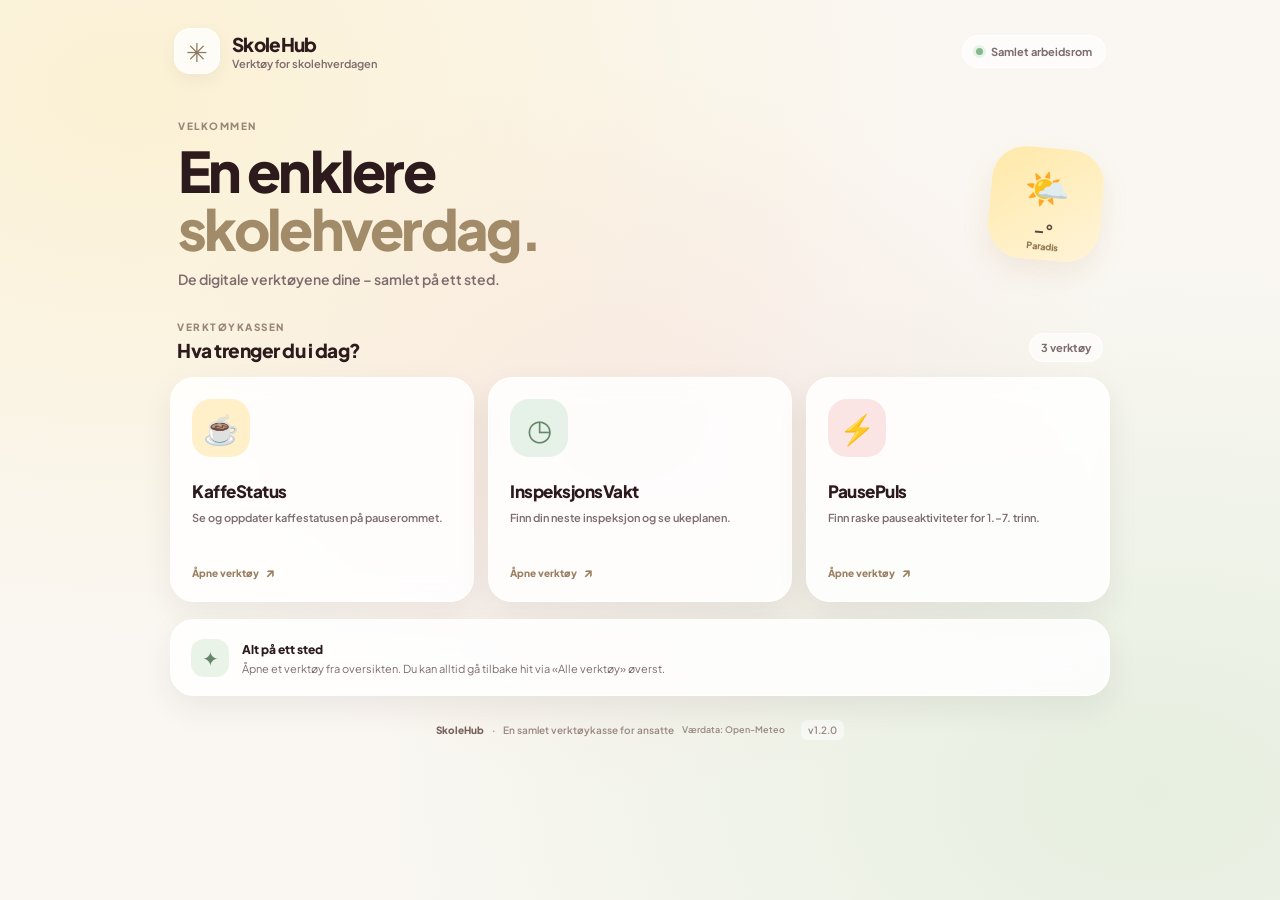
<file: index.html>
<!doctype html>
<html lang="no">
<head>
  <meta charset="utf-8">
  <meta name="viewport" content="width=device-width, initial-scale=1">
  <meta name="theme-color" content="#FAF7F2">
  <meta name="description" content="SkoleHub – en samlet verktøykasse for ansatte i skolen.">
  <title>SkoleHub – verktøy for skolehverdagen</title>
  <link rel="preconnect" href="https://fonts.googleapis.com">
  <link rel="preconnect" href="https://fonts.gstatic.com" crossorigin>
  <link href="https://fonts.googleapis.com/css2?family=Plus+Jakarta+Sans:wght@400;500;600;700;800&display=swap" rel="stylesheet">
  <link rel="stylesheet" href="assets/styles.css?v=1.2.0">
</head>
<body>
  <div class="ambient ambient-one"></div>
  <div class="ambient ambient-two"></div>
  <div class="shell">
    <header class="site-header">
      <a class="brand" href="#hjem" aria-label="SkoleHub – hjem">
        <span class="brand-icon" aria-hidden="true">✳</span>
        <span class="brand-copy"><strong>SkoleHub</strong><small>Verktøy for skolehverdagen</small></span>
      </a>
      <div class="header-right">
        <span class="header-note"><span class="online-dot"></span> Samlet arbeidsrom</span>
      </div>
    </header>

    <main>
      <section id="homeView" class="home-view">
        <div class="welcome">
          <div class="welcome-copy">
            <p class="eyebrow">VELKOMMEN</p>
            <h1>En enklere<br><em>skolehverdag.</em></h1>
            <p class="welcome-text">De digitale verktøyene dine – samlet på ett sted.</p>
          </div>
          <button class="welcome-symbol weather-widget" id="weatherWidget" type="button" aria-label="Henter værmelding for Paradis, Bergen" title="Værmelding for Paradis, Bergen">
            <span class="weather-icon" id="weatherIcon" aria-hidden="true">☀</span>
            <strong class="weather-temp" id="weatherTemp">…°</strong>
            <small class="weather-label" id="weatherLabel">Paradis</small>
          </button>
        </div>

        <div class="section-heading">
          <div><p class="eyebrow">VERKTØYKASSEN</p><h2>Hva trenger du i dag?</h2></div>
          <span class="tool-count">3 verktøy</span>
        </div>

        <div class="tool-grid">
          <button class="tool-card coffee-card" data-module="kaffestatus">
            <span class="tool-icon" aria-hidden="true">☕</span>
            <span class="tool-content"><strong>KaffeStatus</strong><span>Se og oppdater kaffestatusen på pauserommet.</span><small>Åpne verktøy <b>↗</b></small></span>
          </button>
          <button class="tool-card inspection-card" data-module="inspeksjon">
            <span class="tool-icon" aria-hidden="true">◷</span>
            <span class="tool-content"><strong>InspeksjonsVakt</strong><span>Finn din neste inspeksjon og se ukeplanen.</span><small>Åpne verktøy <b>↗</b></small></span>
          </button>
          <button class="tool-card pause-card" data-module="pausepuls">
            <span class="tool-icon" aria-hidden="true">⚡</span>
            <span class="tool-content"><strong>PausePuls</strong><span>Finn raske pauseaktiviteter for 1.–7. trinn.</span><small>Åpne verktøy <b>↗</b></small></span>
          </button>
        </div>

        <section class="quick-note card">
          <div class="note-icon" aria-hidden="true">✦</div>
          <div><strong>Alt på ett sted</strong><p>Åpne et verktøy fra oversikten. Du kan alltid gå tilbake hit via «Alle verktøy» øverst.</p></div>
        </section>
      </section>

      <section id="moduleView" class="module-view" hidden>
        <div class="module-toolbar">
          <button id="backHome" class="back-button" type="button"><span aria-hidden="true">←</span> Alle verktøy</button>
          <div class="module-heading"><span id="moduleIcon" class="module-heading-icon">☕</span><div><p class="eyebrow">SKOLEHUB · VERKTØY</p><h1 id="moduleTitle">KaffeStatus</h1></div></div>
          <span id="moduleSubtitle" class="module-subtitle">Pauserommet på arbeidsplassen</span>
        </div>
        <div class="module-surface">
          <iframe id="moduleFrame" title="SkoleHub-verktøy" loading="lazy"></iframe>
        </div>
      </section>
    </main>

    <footer class="site-footer"><span>SkoleHub</span><span>·</span><span>En samlet verktøykasse for ansatte</span><span class="weather-credit">Værdata: Open-Meteo</span><span class="footer-version">v1.2.0</span></footer>
  </div>
  <script src="assets/app.js?v=1.2.0"></script>
</body>
</html>
</file>
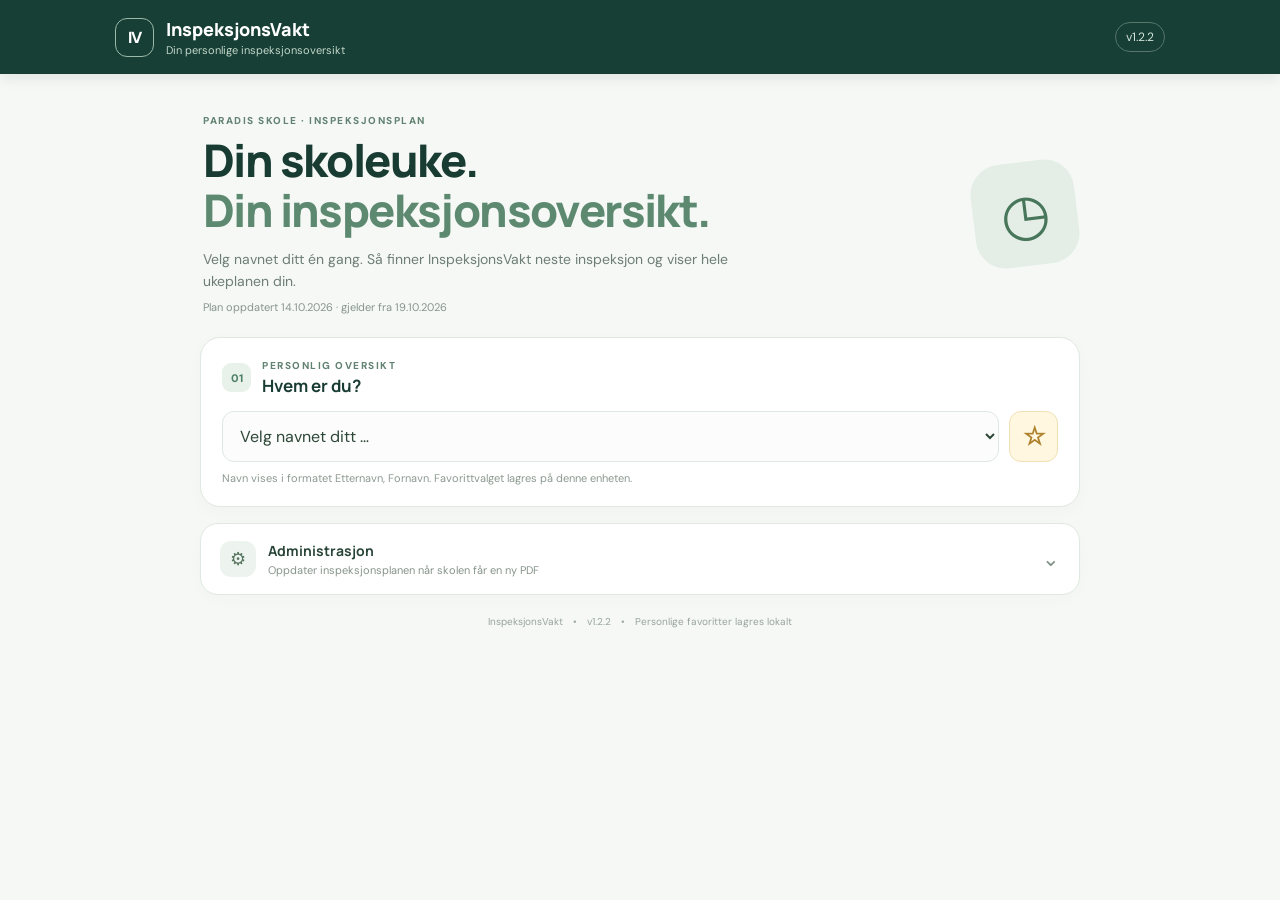
<file: apps/inspeksjon/index.html>
<!doctype html>
<html lang="no">
<head>
  <meta charset="utf-8">
  <meta name="viewport" content="width=device-width, initial-scale=1">
  <meta name="theme-color" content="#173f35">
  <title>InspeksjonsVakt</title>
  <link rel="stylesheet" href="styles.css">
</head>
<body>
  <header class="topbar">
    <div class="brand-mark">IV</div>
    <div class="brand-copy"><div class="brand">InspeksjonsVakt</div><div class="tagline">Din personlige inspeksjonsoversikt</div></div>
    <span class="version">v1.2.2</span>
  </header>
  <main>
    <section class="intro">
      <div>
        <p class="eyebrow">PARADIS SKOLE · INSPEKSJONSPLAN</p>
        <h1>Din skoleuke.<br><em>Din inspeksjonsoversikt.</em></h1>
        <p class="intro-text">Velg navnet ditt én gang. Så finner InspeksjonsVakt neste inspeksjon og viser hele ukeplanen din.</p>
        <p id="planMeta" class="plan-meta">Laster inspeksjonsplan …</p>
      </div>
      <div class="hero-symbol" aria-hidden="true">◷</div>
    </section>

    <section class="panel person-panel">
      <div class="panel-heading"><div class="step">01</div><div><p class="eyebrow">PERSONLIG OVERSIKT</p><h2>Hvem er du?</h2></div></div>
      <div class="person-controls">
        <select id="personSelect" aria-label="Velg navnet ditt"><option value="">Velg navnet ditt …</option></select>
        <button id="favoriteBtn" class="star-button" type="button" title="Lagre som favoritt" aria-label="Lagre som favoritt">☆</button>
      </div>
      <p class="small-note">Navn vises i formatet Etternavn, Fornavn. Favorittvalget lagres på denne enheten.</p>
    </section>

    <section id="dashboard" class="dashboard hidden">
      <div class="next-heading">
        <div><p class="eyebrow">DIN NESTE INSPEKSJON</p><h2 id="nextDate">—</h2></div>
        <div class="next-clock">◷</div>
      </div>
      <div class="next-card">
        <div class="next-time" id="nextTime">—</div>
        <div class="next-area-label">OMRÅDE</div>
        <div class="next-area" id="nextArea">—</div>
        <div id="countdown" class="countdown"></div>
      </div>
      <div class="week-box">
        <div class="week-header">
          <div><p class="eyebrow">DIN UKEPLAN</p><h3 id="weekTitle">Denne uken</h3></div>
          <div class="week-controls">
            <button id="prevWeek" class="week-arrow" aria-label="Forrige uke">‹</button>
            <button id="currentWeek" class="week-current">Denne uken</button>
            <button id="nextWeek" class="week-arrow" aria-label="Neste uke">›</button>
          </div>
        </div>
        <div id="weekGrid" class="week-grid"></div>
        <p class="week-footnote">Ved koder med skråstrek brukes første kode i partallsuker og andre kode i oddetallsuker, slik planen er tolket.</p>
      </div>
      <div class="upcoming-block">
        <div class="block-heading"><div class="step">02</div><h3>Kommende inspeksjoner</h3></div>
        <div id="upcomingList" class="upcoming-list"></div>
      </div>
    </section>

    <section id="unknownNotice" class="notice hidden" role="status">
      <span class="notice-icon">!</span><div><strong>Navnekoder må avklares</strong><p id="unknownText"></p></div>
    </section>

    <details class="admin-panel" id="adminPanel">
      <summary><span class="admin-icon">⚙</span><span><strong>Administrasjon</strong><small>Oppdater inspeksjonsplanen når skolen får en ny PDF</small></span><span class="summary-chevron">⌄</span></summary>
      <div class="admin-content">
        <div class="admin-step"><span>1</span><div><strong>Last opp ny inspeksjonsplan</strong><p>PDF-en bør ha samme tabelloppsett som planen fra Paradis skole. Appen leser tekst fra tabellen; skannede bildefiler kan ikke leses automatisk.</p></div></div>
        <label class="upload-box" for="pdfInput"><span class="upload-symbol">↑</span><strong>Velg PDF-fil</strong><small id="pdfFileName">Ingen fil valgt</small><input id="pdfInput" type="file" accept="application/pdf,.pdf"></label>
        <div class="effective-row"><label for="startDateInput">Planen gjelder fra (mandag)</label><input id="startDateInput" type="date" value="2026-10-19"></div>
        <button id="parsePdfBtn" class="button-primary" type="button" disabled>Les PDF og erstatt plan</button>
        <p id="parseStatus" class="status-text"></p>
        <div class="admin-divider"></div>
        <div class="admin-step"><span>2</span><div><strong>Kontroller ukjente navnekoder</strong><p>Disse kodene finnes i inspeksjonsplanen, men ikke i navnelisten. Fyll inn navn når de er avklart.</p></div></div>
        <div id="unknownEditor" class="unknown-editor"></div>
        <button id="saveNamesBtn" class="button-secondary" type="button">Lagre navneoppslag</button>
        <div class="admin-divider"></div>
        <div class="admin-step"><span>3</span><div><strong>Publiser den nye planen til alle</strong><p>Last ned <code>plan.json</code> og erstatt filen med samme navn i GitHub-repositoryet. Da får alle brukerne den samme planen etter at nettsiden er oppdatert.</p></div></div>
        <div class="admin-actions">
          <button id="exportPlanBtn" class="button-primary" type="button">Last ned plan.json</button>
          <button id="restorePlanBtn" class="button-secondary" type="button">Forkast lokale endringer</button>
        </div>
        <p class="admin-warning"><strong>Viktig om deling:</strong> Planen inneholder ansattes navn og hvor/når de har inspeksjon. Ikke legg <code>plan.json</code> i et offentlig GitHub-repository uten at skolen har godkjent offentlig publisering. GitHub Pages har ikke innlogging i denne løsningen.</p>
      </div>
    </details>

    <footer>InspeksjonsVakt <span>•</span> v1.2.2 <span>•</span> Personlige favoritter lagres lokalt</footer>
  </main>
  <script src="app.js" type="module"></script>
</body>
</html>
</file>
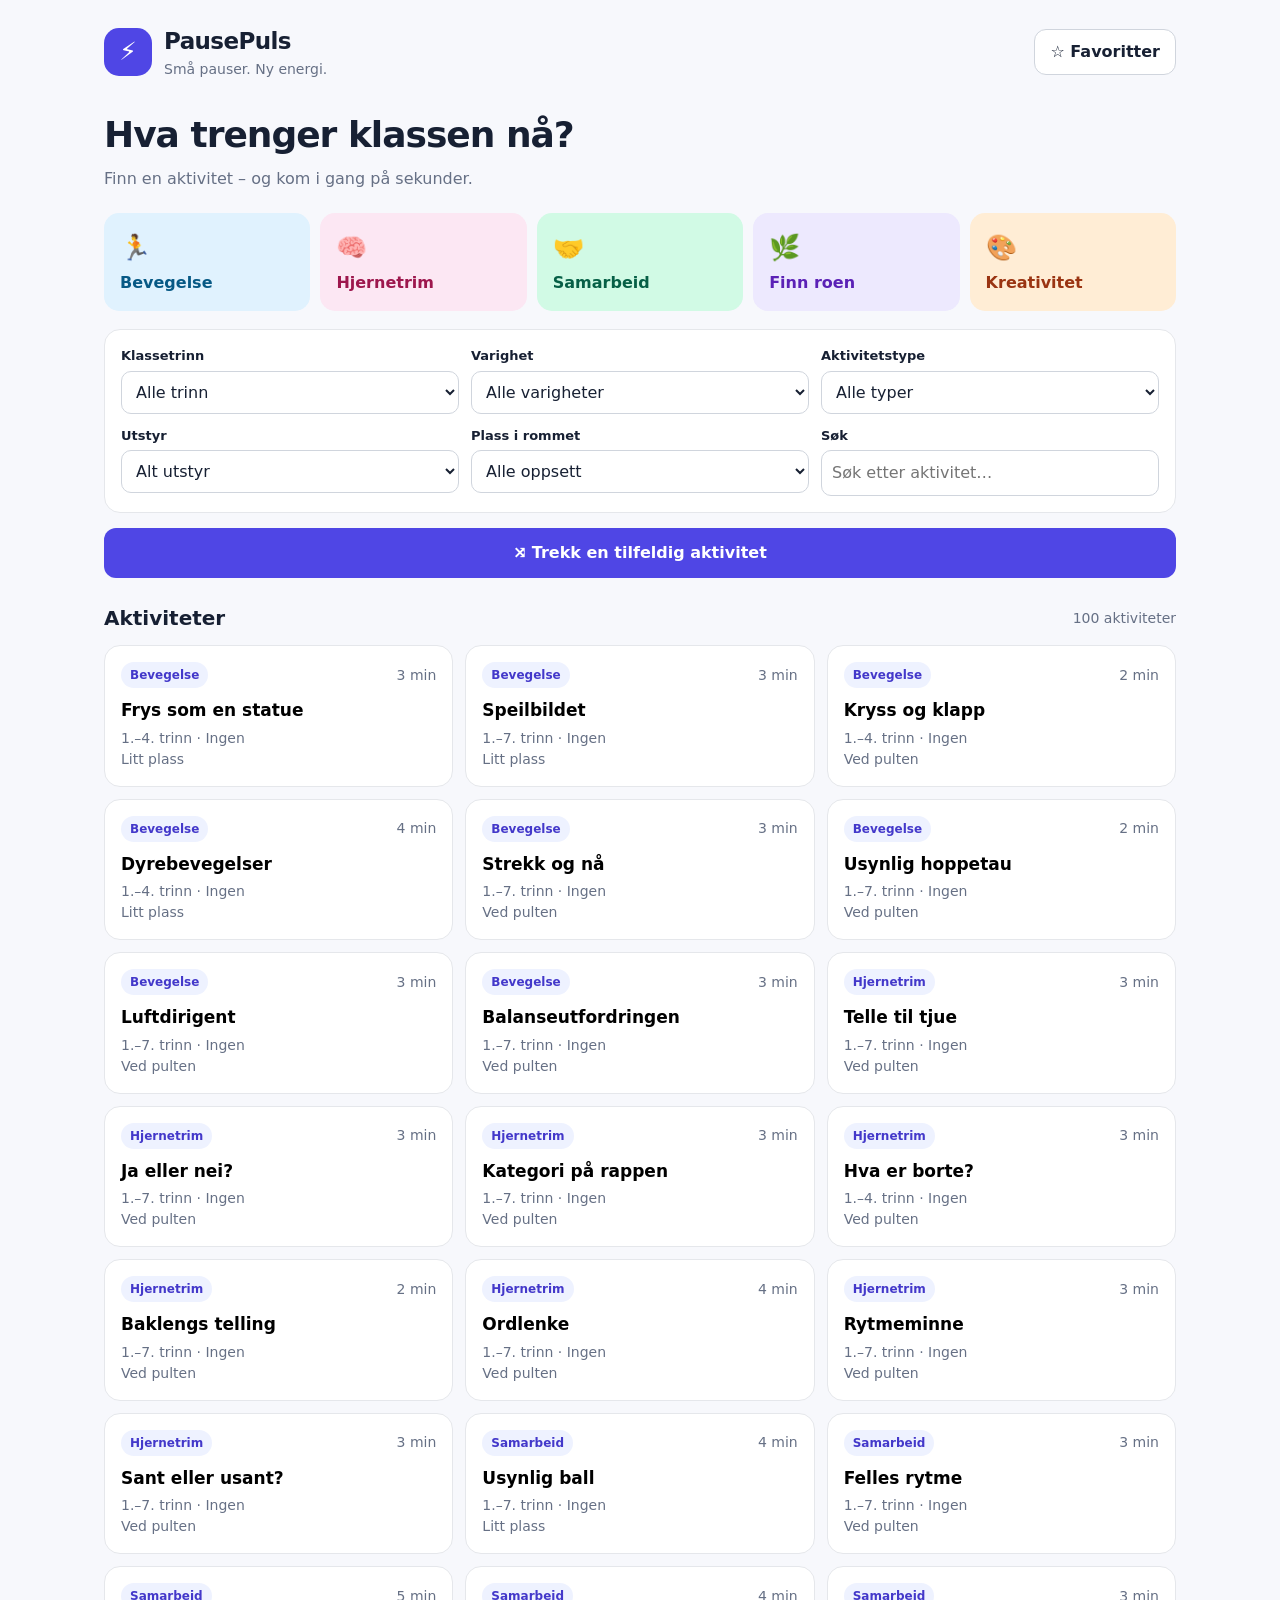
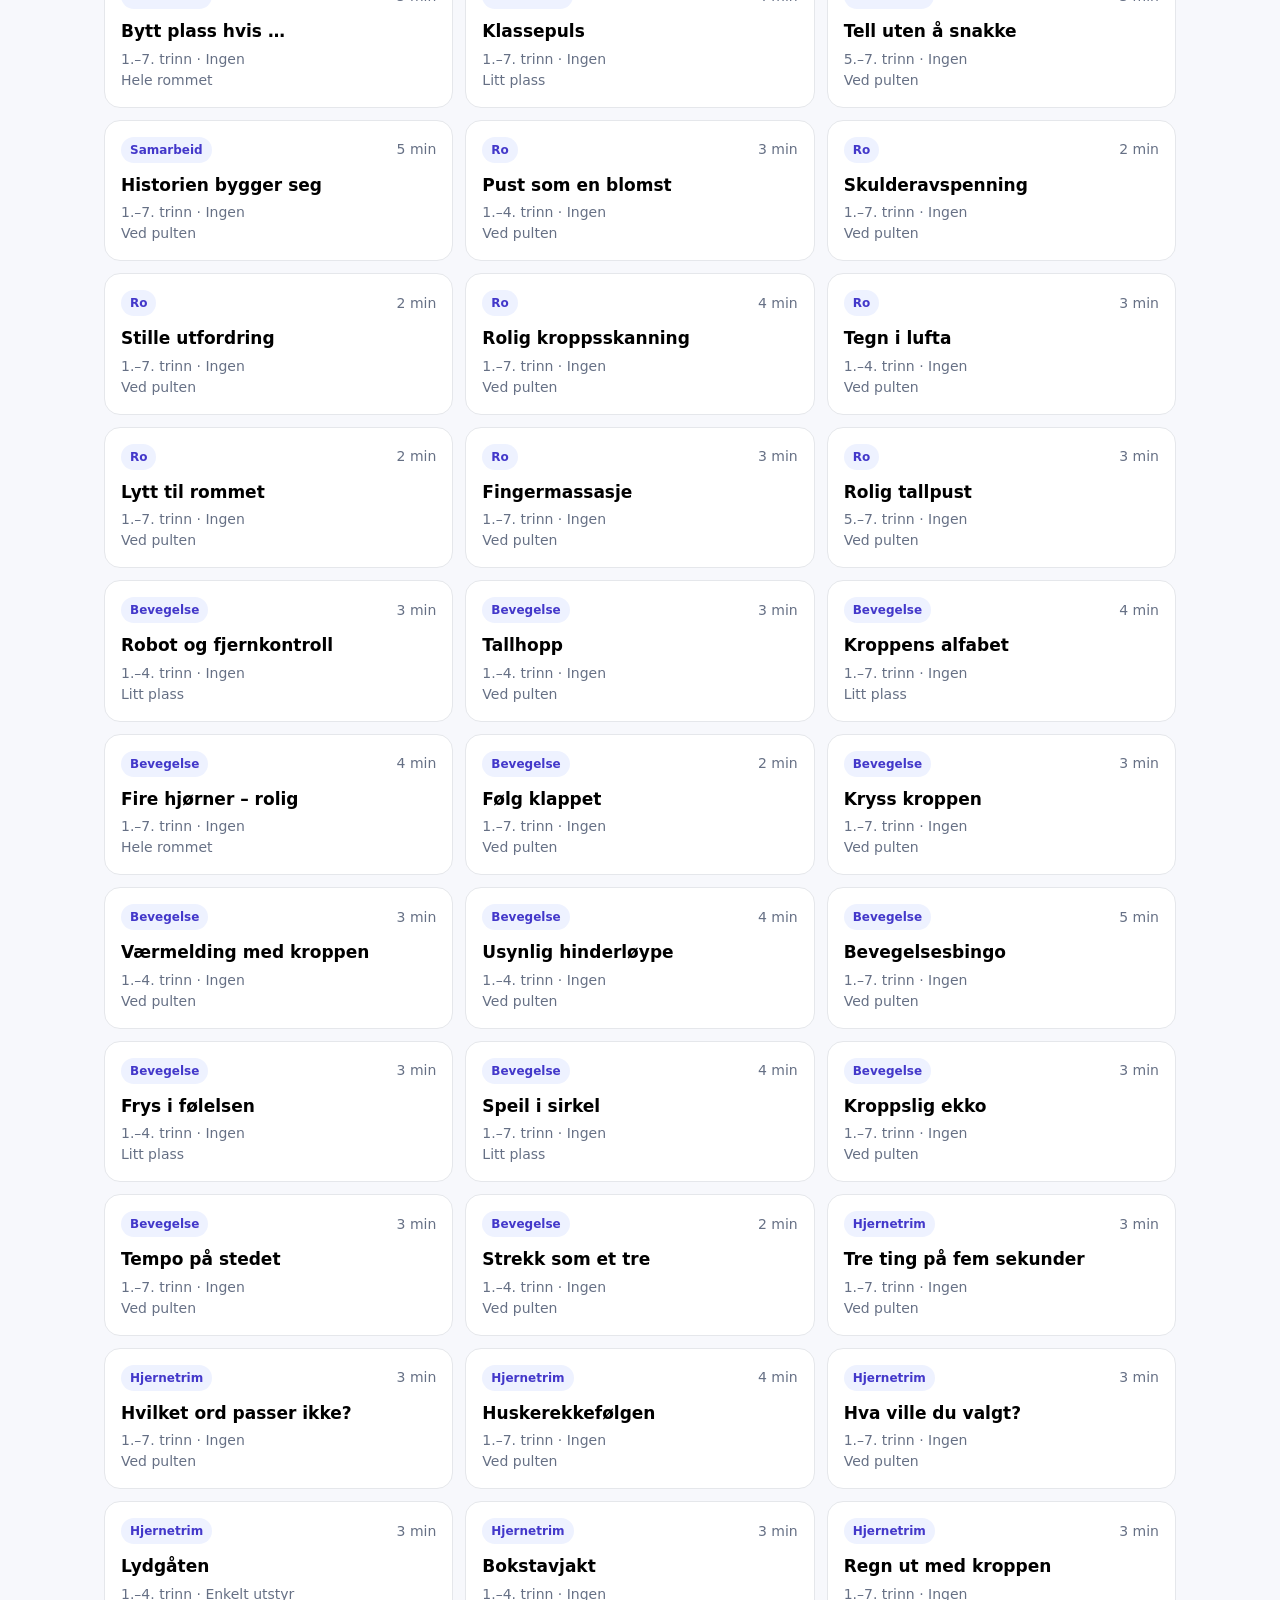
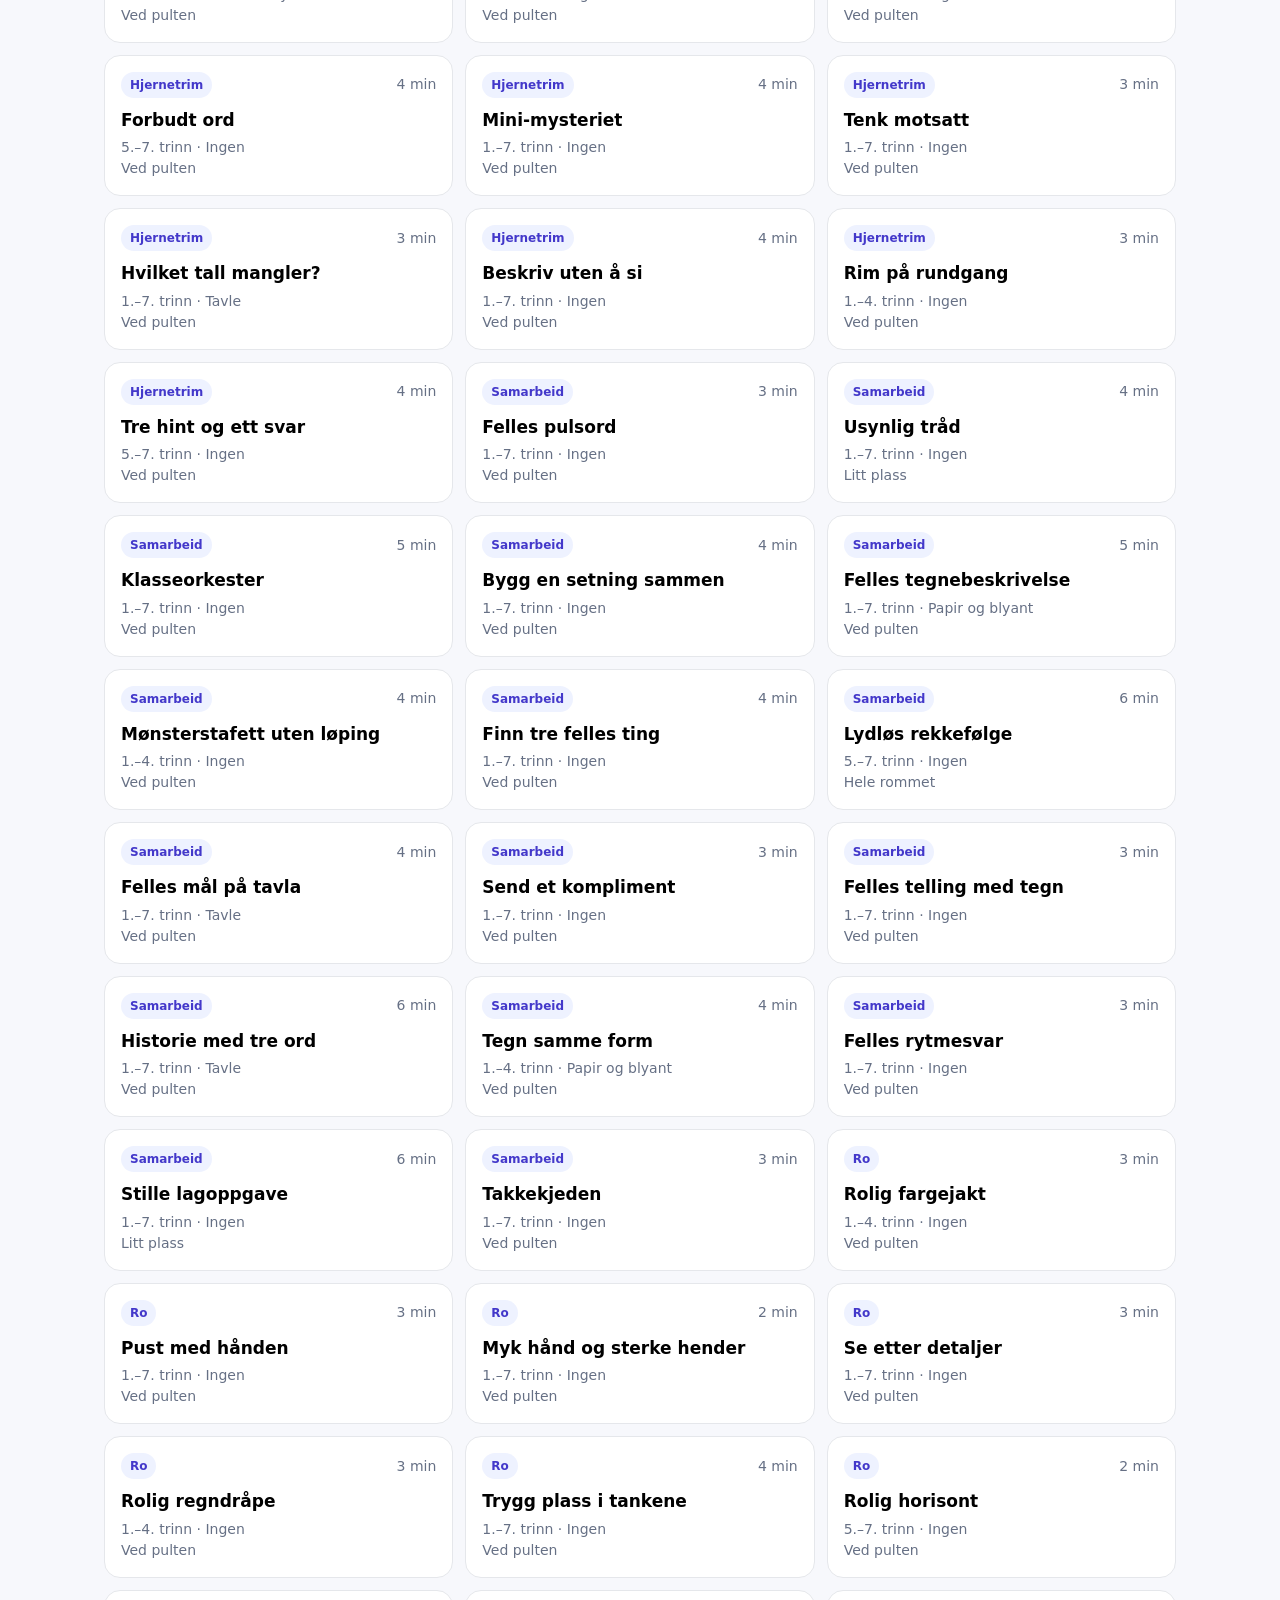
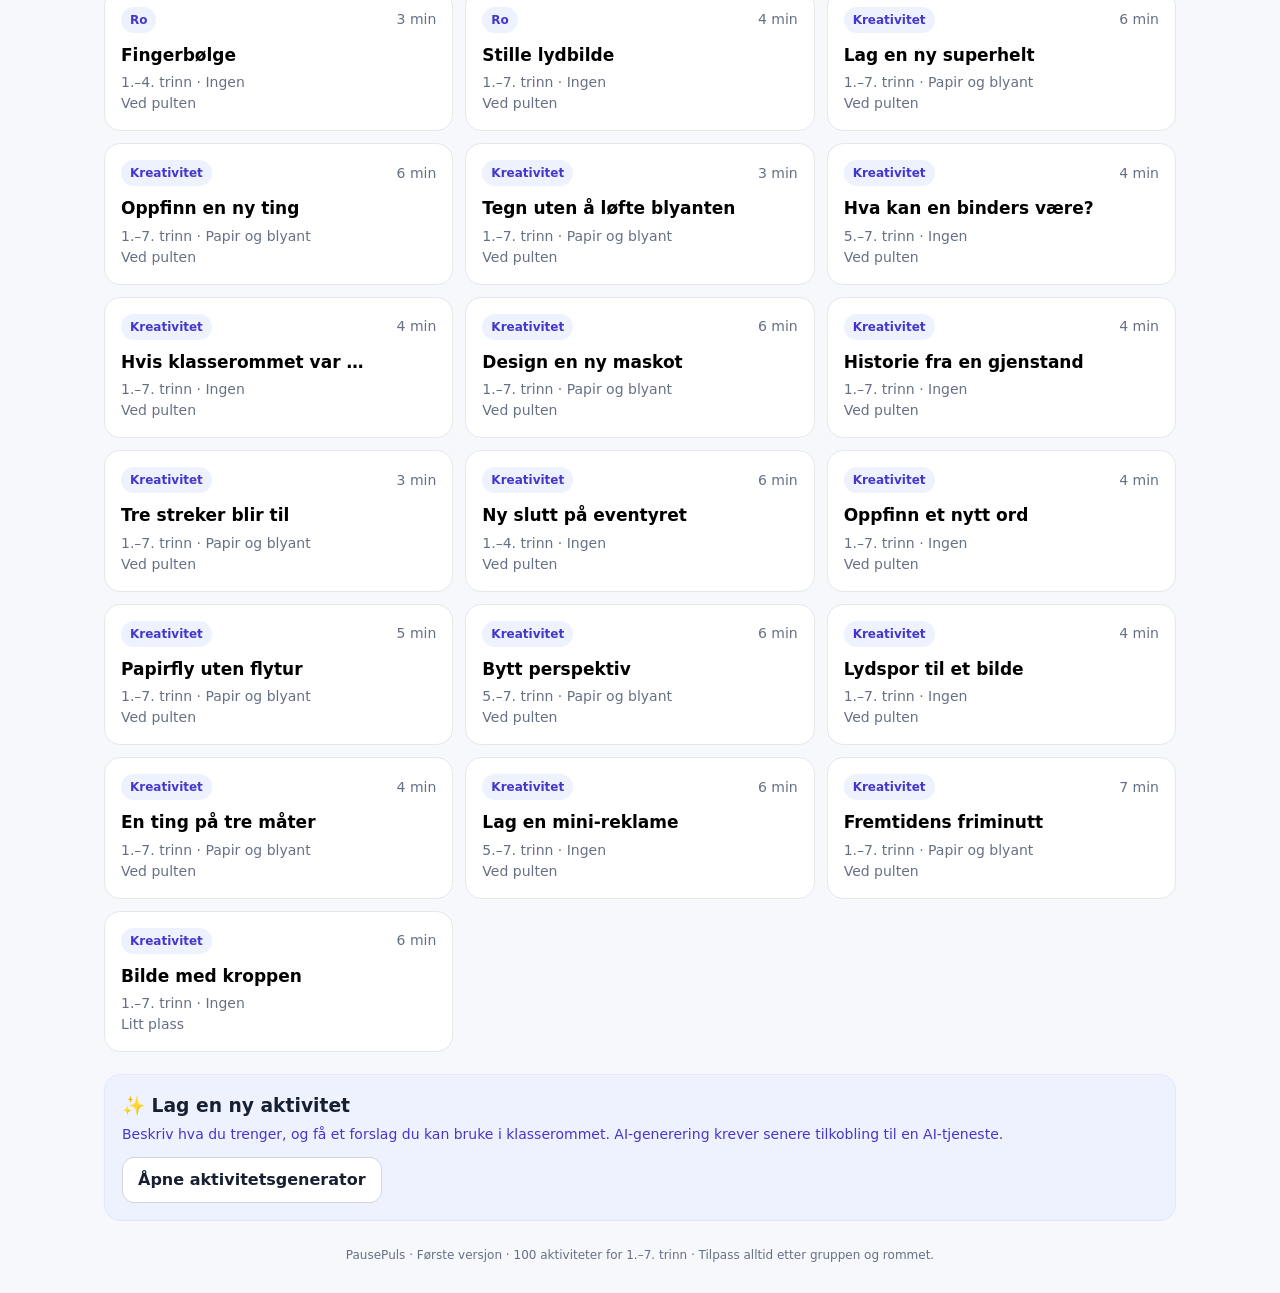
<file: apps/pausepuls/index.html>
<!doctype html>
<html lang="no">
<head>
<meta charset="utf-8">
<meta name="viewport" content="width=device-width,initial-scale=1">
<meta name="theme-color" content="#4f46e5">
<title>PausePuls – 100 pauseaktiviteter for lærere</title>
<style>
:root{--ink:#172033;--muted:#667085;--line:#e5e7eb;--primary:#4f46e5;--bg:#f7f8fc;--white:#fff}
*{box-sizing:border-box}body{margin:0;background:var(--bg);color:var(--ink);font:16px/1.5 system-ui,-apple-system,Segoe UI,Roboto,sans-serif}
button,input,select,textarea{font:inherit}button{cursor:pointer}button:focus-visible,input:focus-visible,select:focus-visible,textarea:focus-visible{outline:3px solid #a5b4fc;outline-offset:2px}
.wrap{max-width:1120px;margin:auto;padding:24px}.top{display:flex;align-items:center;justify-content:space-between;gap:14px;margin-bottom:28px}.brand{display:flex;gap:12px;align-items:center}.logo{display:grid;place-items:center;background:var(--primary);color:white;border-radius:15px;width:48px;height:48px;font-size:25px}.brand h1{margin:0;font-size:23px;letter-spacing:-.6px}.sub{color:var(--muted);font-size:14px}.btn{border:1px solid #d0d5dd;background:white;color:var(--ink);padding:10px 15px;border-radius:12px;font-weight:650}.btn.primary{background:var(--primary);border-color:var(--primary);color:white}.btn:hover{filter:brightness(.97)}.hero h2{font-size:clamp(26px,4vw,36px);letter-spacing:-1px;margin:0}.hero p{margin:5px 0 22px;color:var(--muted)}
.tiles{display:grid;grid-template-columns:repeat(5,1fr);gap:10px;margin-bottom:18px}.tile{border:2px solid transparent;border-radius:15px;padding:14px;text-align:left;font-weight:700;min-height:94px}.tile span{display:block;font-size:25px;margin-bottom:5px}.tile[data-cat="Bevegelse"]{background:#e0f2fe;color:#075985}.tile[data-cat="Hjernetrim"]{background:#fce7f3;color:#9d174d}.tile[data-cat="Samarbeid"]{background:#d1fae5;color:#065f46}.tile[data-cat="Ro"]{background:#ede9fe;color:#5b21b6}.tile[data-cat="Kreativitet"]{background:#ffedd5;color:#9a3412}.tile.active{border-color:var(--primary);box-shadow:0 0 0 2px #c7d2fe}
.filters{display:grid;grid-template-columns:repeat(3,1fr);gap:12px;background:white;border:1px solid var(--line);border-radius:16px;padding:16px;margin-bottom:15px}.field label{display:block;font-size:13px;font-weight:700;margin-bottom:5px}.field select,.field input{width:100%;border:1px solid #d0d5dd;border-radius:10px;padding:10px;background:white;color:var(--ink)}
.random{width:100%;margin:0 0 25px;padding:13px;border:0;border-radius:12px;background:var(--primary);color:white;font-weight:750}.heading{display:flex;align-items:center;justify-content:space-between;gap:10px;margin-bottom:12px}.heading h3{margin:0;font-size:20px}.cards{display:grid;grid-template-columns:repeat(3,1fr);gap:12px}.card{background:white;border:1px solid var(--line);border-radius:16px;padding:16px;text-align:left;transition:.15s}.card:hover{border-color:#a5b4fc;transform:translateY(-1px)}.cardtop{display:flex;justify-content:space-between;gap:8px;align-items:center}.chip{display:inline-block;border-radius:99px;background:#eef2ff;color:#4338ca;padding:4px 9px;font-size:12px;font-weight:750}.star{border:0;background:transparent;color:#d97706;font-size:23px;padding:0 4px}.card h4{margin:10px 0 4px;font-size:17px}.empty{padding:35px;text-align:center;color:var(--muted);display:none}.panel{margin-top:22px;background:#eef2ff;border:1px solid #e0e7ff;border-radius:16px;padding:17px}.panel h3{margin:0 0 4px}.panel p{margin:0 0 12px;color:#4338ca;font-size:14px}.panel .row{display:flex;gap:8px;flex-wrap:wrap}.detail{display:none;background:white;border:1px solid var(--line);border-radius:22px;padding:clamp(18px,4vw,36px)}.back{margin-bottom:16px}.detail h2{font-size:clamp(27px,4vw,38px);line-height:1.15;margin:12px 0}.meta{color:var(--muted);font-size:14px;margin-bottom:23px}.instructions{background:#eef2ff;border-radius:16px;padding:18px;margin-bottom:18px}.instructions h3{margin:0 0 8px;font-size:16px}.instructions p{margin:0;line-height:1.7}.timerlabel{text-align:center;color:var(--muted);font-size:13px;font-weight:700}.timer{font-size:clamp(54px,10vw,82px);font-weight:800;letter-spacing:-4px;text-align:center;font-variant-numeric:tabular-nums;margin:0}.bar{height:6px;border-radius:99px;background:#e5e7eb;overflow:hidden;margin:0 auto 20px;max-width:440px}.bar div{height:100%;background:#6366f1;width:100%;transition:width .3s}.controls{display:flex;justify-content:center;gap:9px;flex-wrap:wrap}.done{display:none;text-align:center;background:#d1fae5;color:#065f46;border-radius:12px;padding:12px;margin-top:18px;font-weight:700}.ai{display:none;margin-top:18px;background:white;border:1px solid var(--line);border-radius:16px;padding:18px}.ai textarea{width:100%;border:1px solid #d0d5dd;border-radius:10px;padding:10px;min-height:75px}.ai p{color:var(--muted);font-size:14px}.generated{white-space:pre-wrap;background:#f8fafc;border-radius:12px;padding:14px;margin-top:12px;display:none}.foot{color:var(--muted);font-size:12px;text-align:center;margin:25px 0 5px}
@media(max-width:760px){.wrap{padding:15px}.tiles{grid-template-columns:repeat(2,1fr)}.filters{grid-template-columns:repeat(2,1fr)}.cards{grid-template-columns:repeat(2,1fr)}}
@media(max-width:480px){.cards{grid-template-columns:1fr}.filters{grid-template-columns:1fr 1fr}.top{align-items:flex-start}.brand h1{font-size:20px}}
</style>
</head>
<body>
<div class="wrap">
<header class="top">
 <div class="brand"><div class="logo">⚡</div><div><h1>PausePuls</h1><div class="sub">Små pauser. Ny energi.</div></div></div>
 <button class="btn" id="favoritesToggle">☆ Favoritter</button>
</header>
<main>
<section id="home">
 <div class="hero"><h2>Hva trenger klassen nå?</h2><p>Finn en aktivitet – og kom i gang på sekunder.</p></div>
 <div class="tiles">
  <button class="tile" data-cat="Bevegelse"><span>🏃</span>Bevegelse</button>
  <button class="tile" data-cat="Hjernetrim"><span>🧠</span>Hjernetrim</button>
  <button class="tile" data-cat="Samarbeid"><span>🤝</span>Samarbeid</button>
  <button class="tile" data-cat="Ro"><span>🌿</span>Finn roen</button>
  <button class="tile" data-cat="Kreativitet"><span>🎨</span>Kreativitet</button>
 </div>
 <div class="filters">
  <div class="field"><label for="grade">Klassetrinn</label><select id="grade"><option value="all">Alle trinn</option><option value="1-4">1.–4. trinn</option><option value="5-7">5.–7. trinn</option></select></div>
  <div class="field"><label for="duration">Varighet</label><select id="duration"><option value="all">Alle varigheter</option><option value="short">1–2 minutter</option><option value="medium">3–5 minutter</option><option value="long">6–10 minutter</option></select></div>
  <div class="field"><label for="kind">Aktivitetstype</label><select id="kind"><option value="all">Alle typer</option><option>Bevegelse</option><option>Hjernetrim</option><option>Samarbeid</option><option>Ro</option><option>Kreativitet</option></select></div>
  <div class="field"><label for="equipment">Utstyr</label><select id="equipment"><option value="all">Alt utstyr</option><option value="none">Uten utstyr</option><option value="some">Krever litt utstyr</option></select></div>
  <div class="field"><label for="setup">Plass i rommet</label><select id="setup"><option value="all">Alle oppsett</option><option>Ved pulten</option><option>Litt plass</option><option>Hele rommet</option></select></div>
  <div class="field"><label for="search">Søk</label><input id="search" placeholder="Søk etter aktivitet…"></div>
 </div>
 <button class="random" id="random">⤨ Trekk en tilfeldig aktivitet</button>
 <div class="heading"><h3 id="listTitle">Aktiviteter</h3><span class="sub" id="count"></span></div>
 <div class="cards" id="cards"></div><div class="empty" id="empty">Ingen aktiviteter passer filtrene. Prøv å endre dem.</div>
 <section class="panel"><h3>✨ Lag en ny aktivitet</h3><p>Beskriv hva du trenger, og få et forslag du kan bruke i klasserommet. AI-generering krever senere tilkobling til en AI-tjeneste.</p><div class="row"><button class="btn" id="showAi">Åpne aktivitetsgenerator</button></div></section>
 <section class="ai" id="ai"><h3>Aktivitetsgenerator</h3><p>Lag et utkast lokalt med en enkel aktivitetsmal. Ingen AI-tjeneste er koblet til i denne første versjonen.</p><div class="field"><label for="prompt">Hva ønsker du?</label><textarea id="prompt" placeholder="For eksempel: En rolig 3-minutters aktivitet for 2. trinn etter friminuttet."></textarea></div><div class="row" style="margin-top:10px"><button class="btn primary" id="generate">Lag aktivitetsutkast</button><button class="btn" id="hideAi">Lukk</button></div><div class="generated" id="generated"></div></section>
</section>
<section id="detail" class="detail">
 <button class="btn back" id="back">← Tilbake til aktivitetsbanken</button>
 <div class="cardtop"><span class="chip" id="dCat"></span><button class="star" id="dStar" aria-label="Lagre som favoritt">☆</button></div>
 <h2 id="dTitle"></h2><div class="meta" id="dMeta"></div>
 <div class="instructions"><h3>Slik gjør dere</h3><p id="dInstructions"></p></div>
 <div class="timerlabel">NEDTELLING</div><div class="timer" id="timer">03:00</div><div class="bar"><div id="barFill"></div></div>
 <div class="controls"><button class="btn primary" id="start">▶ Start</button><button class="btn" id="reset">↺ Start på nytt</button><button class="btn" id="fullscreen">⛶ Fullskjerm</button></div>
 <div class="done" id="done">🎉 Bra jobbet! Pausen er ferdig.</div>
</section>
</main>
<div class="foot">PausePuls · Første versjon · 100 aktiviteter for 1.–7. trinn · Tilpass alltid etter gruppen og rommet.</div>
</div>
<script>
const baseActivities=[
[1,"Frys som en statue","Bevegelse",3,"1-4","Sett på litt musikk eller klapp en rytme. Elevene beveger seg fritt på plassen sin. Når musikken stopper eller læreren sier «frys», står alle helt stille som en statue. Varier med morsomme positurer!"],
[2,"Speilbildet","Bevegelse",3,"1-7","Elevene jobber i par. Én er leder og gjør langsomme bevegelser med armer, hode og kropp. Den andre er speil og følger så nøyaktig som mulig. Bytt etter ett minutt."],
[3,"Kryss og klapp","Bevegelse",2,"1-4","Stå ved pulten. Klapp høyre hånd mot venstre kne og venstre hånd mot høyre kne. Øk tempoet gradvis. Avslutt med ti rolige tåhev eller hopp på stedet."],
[4,"Dyrebevegelser","Bevegelse",4,"1-4","Læreren roper et dyr. Elevene beveger seg som dyret på stedet: hopp som en frosk, strekk deg som en katt, vagg som en pingvin eller fly som en fugl. Velg bevegelser som passer rommet."],
[5,"Strekk og nå","Bevegelse",3,"1-7","Strekk armene mot taket, len deg forsiktig til hver side, rull skuldrene og rist løs i hender og føtter. Gjør hver bevegelse langsomt og uten å presse."],
[6,"Usynlig hoppetau","Bevegelse",2,"1-7","Alle hopper rolig på stedet som om de har et usynlig hoppetau. Varier mellom små hopp, ettbeins-hopp og «tauet går sakte». Alternativ: gå på stedet."],
[7,"Luftdirigent","Bevegelse",3,"1-7","Læreren dirigerer klassen med armene: høyt betyr strekk, lavt betyr bøy knærne, raskt betyr små bevegelser og stopp betyr frys. Elevene følger dirigenten."],
[8,"Balanseutfordringen","Bevegelse",3,"1-7","Stå bak stolen. Prøv å balansere på én fot i fem sekunder, bytt fot. Prøv deretter å stå på tå, og avslutt med å gå rolig på stedet. Hold gjerne i stolen ved behov."],
[9,"Telle til tjue","Hjernetrim",3,"1-7","Klassen skal telle fra 1 til 20. Hvem som helst kan si neste tall, men hvis to elever sier et tall samtidig, starter dere på nytt fra 1. Ingen avtalt rekkefølge!"],
[10,"Ja eller nei?","Hjernetrim",3,"1-7","Læreren stiller spørsmål. Elevene svarer med en bevegelse: stå hvis svaret er ja, sett deg hvis svaret er nei. Eksempel: «Er en fisk et pattedyr?» eller «Er 7 større enn 5?»"],
[11,"Kategori på rappen","Hjernetrim",3,"1-7","Velg en kategori, for eksempel dyr, mat eller land. Klassen nevner ord etter tur uten å gjenta. Se hvor mange dere klarer på ett minutt."],
[12,"Hva er borte?","Hjernetrim",3,"1-4","Elevene lukker øynene. Læreren fjerner eller skjuler en synlig ting i rommet. Elevene åpner øynene og prøver å finne ut hva som mangler. Kan også gjøres med ting på tavla."],
[13,"Baklengs telling","Hjernetrim",2,"1-7","Tell baklengs fra 20 til 0 sammen. For eldre elever: start på 100 og tell bakover med 7, eller bruk tall som passer nivået."],
[14,"Ordlenke","Hjernetrim",4,"1-7","Første elev sier et ord. Neste sier et nytt ord som begynner på siste bokstav i det forrige. Prøv å holde ordkjeden i gang uten gjentakelser."],
[15,"Rytmeminne","Hjernetrim",3,"1-7","Læreren klapper en kort rytme. Klassen gjentar. Legg til ett klapp eller en lyd hver runde. Se hvor lang rytme dere klarer å huske."],
[16,"Sant eller usant?","Hjernetrim",3,"1-7","Læreren sier påstander. Elevene viser tommel opp for sant og tommel ned for usant. Bruk morsomme eller faglige påstander. Be gjerne noen forklare svaret."],
[17,"Usynlig ball","Samarbeid",4,"1-7","Klassen sender en usynlig ball mellom seg. Den som sender, lager en lyd og en bevegelse. Mottakeren gjentar lyd og bevegelse før ballen sendes videre. Hold flyten i gang!"],
[18,"Felles rytme","Samarbeid",3,"1-7","Læreren starter en enkel rytme med klapp og knips. Hele klassen følger. Legg til én lyd eller bevegelse om gangen. Klarer dere å holde felles rytme i ett helt minutt?"],
[19,"Bytt plass hvis …","Samarbeid",5,"1-7","Læreren sier «Bytt plass hvis du liker pizza», «… har et kjæledyr» eller «… liker å lese». Elevene som kjenner seg igjen, bytter plass rolig. Uten ledige plasser: gjør en bevegelse ved pulten."],
[20,"Klassepuls","Samarbeid",4,"1-7","Klassen skal sammen gjennomføre 20 rolige knebøy, 30 klapp eller 40 tåhev. Fordel tellingen slik at alle bidrar. Velg en bevegelse som passer elevene."],
[21,"Tell uten å snakke","Samarbeid",3,"5-7","Klassen skal telle til 15, men ingen kan avtale rekkefølge eller si to tall på rad. Hvis flere snakker samtidig, begynner dere på nytt. Øv på å lytte og vente."],
[22,"Historien bygger seg","Samarbeid",5,"1-7","Læreren starter en historie med én setning. Hver elev legger til én setning. Prøv å lage en fortelling med en tydelig begynnelse, et problem og en morsom slutt."],
[23,"Pust som en blomst","Ro",3,"1-4","Sitt godt på stolen. Tenk at du lukter på en blomst: pust rolig inn gjennom nesen. Tenk at du blåser på et stearinlys: pust langsomt ut. Gjenta fem ganger uten å presse pusten."],
[24,"Skulderavspenning","Ro",2,"1-7","Trekk skuldrene rolig opp mot ørene. Hold et øyeblikk, og slipp dem ned. Rull skuldrene bakover fem ganger. Strekk armene forsiktig opp mot taket og senk dem langsomt."],
[25,"Stille utfordring","Ro",2,"1-7","Se om klassen klarer å være helt stille i 30 sekunder. Deretter finner alle tre ting de kan se, to ting de kan høre og én ting de kan kjenne. Avslutt med et rolig smil."],
[26,"Rolig kroppsskanning","Ro",4,"1-7","Sitt behagelig. Legg merke til føttene mot gulvet, hendene i fanget og skuldrene. Slipp spenningen i ansiktet. Ingen trenger å lukke øynene."],
[27,"Tegn i lufta","Ro",3,"1-4","Bruk pekefingeren til å tegne en stor sirkel, en bølge og en stjerne i lufta. Følg bevegelsen med blikket. Gjør bevegelsene sakte og rolig."],
[28,"Lytt til rommet","Ro",2,"1-7","Sitt stille og lytt. Hvilke lyder kan du høre nær deg? Hvilke lyder er langt borte? Etter et halvt minutt kan elevene dele én lyd de la merke til."],
[29,"Fingermassasje","Ro",3,"1-7","Bruk den ene hånden til å stryke forsiktig over fingrene på den andre. Bytt hånd. Beveg håndleddene rolig og la hendene hvile i fanget."],
[30,"Rolig tallpust","Ro",3,"5-7","Pust inn mens du teller rolig til tre, og pust ut mens du teller til fire. Gjenta i ditt eget tempo. Hvis det føles ubehagelig, pust helt vanlig."]
 ].map(a=>({id:a[0],title:a[1],cat:a[2],mins:a[3],grade:a[4],instructions:a[5],gear:'Ingen',setup:({1:'Litt plass',2:'Litt plass',4:'Litt plass',17:'Litt plass',19:'Hele rommet',20:'Litt plass'}[a[0]]||'Ved pulten')}));

const extraActivities = [
  {
    "id": 31,
    "title": "Robot og fjernkontroll",
    "cat": "Bevegelse",
    "mins": 3,
    "grade": "1-4",
    "instructions": "Elevene er roboter som bare kan bevege seg når læreren gir en kommando: «start», «sakte», «sving», «frys» eller «retur». Hold bevegelsene små ved pulten.",
    "gear": "Ingen",
    "setup": "Litt plass"
  },
  {
    "id": 32,
    "title": "Tallhopp",
    "cat": "Bevegelse",
    "mins": 3,
    "grade": "1-4",
    "instructions": "Si et tall mellom 1 og 10. Elevene gjør like mange små tåhev, knebøy eller armstrekk. Velg én bevegelse om gangen, og la elevene gjøre den sittende dersom det passer bedre.",
    "gear": "Ingen",
    "setup": "Ved pulten"
  },
  {
    "id": 33,
    "title": "Kroppens alfabet",
    "cat": "Bevegelse",
    "mins": 4,
    "grade": "1-7",
    "instructions": "Læreren sier en bokstav. Elevene former bokstaven med armer og overkropp alene eller sammen med en partner. Velg bokstaver som er enkle å lage, og la fantasien avgjøre.",
    "gear": "Ingen",
    "setup": "Litt plass"
  },
  {
    "id": 34,
    "title": "Fire hjørner – rolig",
    "cat": "Bevegelse",
    "mins": 4,
    "grade": "1-7",
    "instructions": "Gi fire alternativer, for eksempel årstider eller favorittmat. Elevene viser valget med fingre eller går rolig til et hjørne. Ingen løping; aktiviteten kan også gjøres ved pulten med fire håndsignaler.",
    "gear": "Ingen",
    "setup": "Hele rommet"
  },
  {
    "id": 35,
    "title": "Følg klappet",
    "cat": "Bevegelse",
    "mins": 2,
    "grade": "1-7",
    "instructions": "Læreren klapper én gang, to ganger eller tre ganger. Elevene svarer med en avtalt bevegelse: én gang = strekk armene, to = rull skuldrene, tre = stå på tå. Bytt mønster underveis.",
    "gear": "Ingen",
    "setup": "Ved pulten"
  },
  {
    "id": 36,
    "title": "Kryss kroppen",
    "cat": "Bevegelse",
    "mins": 3,
    "grade": "1-7",
    "instructions": "Berør høyre hånd mot venstre skulder, venstre hånd mot høyre kne og motsatt. Gjenta sakte og prøv å finne en jevn rytme. Gjør bevegelsene mindre eller sittende ved behov.",
    "gear": "Ingen",
    "setup": "Ved pulten"
  },
  {
    "id": 37,
    "title": "Værmelding med kroppen",
    "cat": "Bevegelse",
    "mins": 3,
    "grade": "1-4",
    "instructions": "Læreren beskriver været: sol betyr strekk, regn betyr fingertromming på pulten, vind betyr svai rolig fra side til side, og torden betyr et forsiktig tramp. Sett sammen en liten værmelding.",
    "gear": "Ingen",
    "setup": "Ved pulten"
  },
  {
    "id": 38,
    "title": "Usynlig hinderløype",
    "cat": "Bevegelse",
    "mins": 4,
    "grade": "1-4",
    "instructions": "Elevene går på stedet og later som de går over en liten bekk, dukker under en grein og trår forsiktig over steiner. Bruk fantasien, men hold alle bevegelser på egen plass.",
    "gear": "Ingen",
    "setup": "Ved pulten"
  },
  {
    "id": 39,
    "title": "Bevegelsesbingo",
    "cat": "Bevegelse",
    "mins": 5,
    "grade": "1-7",
    "instructions": "Læreren nevner bevegelser: strekk, tåhev, skulderrull, rolig marsj og balanse. Elevene velger fem og prøver å gjennomføre dem i valgfri rekkefølge. Gjenta med nye bevegelser.",
    "gear": "Ingen",
    "setup": "Ved pulten"
  },
  {
    "id": 40,
    "title": "Frys i følelsen",
    "cat": "Bevegelse",
    "mins": 3,
    "grade": "1-4",
    "instructions": "Læreren sier en stemning eller rolle, som overrasket, stolt, nysgjerrig eller søvnig. Elevene lager en stillestående positur som viser følelsen. Minn om at alle uttrykk kan se forskjellige ut.",
    "gear": "Ingen",
    "setup": "Litt plass"
  },
  {
    "id": 41,
    "title": "Speil i sirkel",
    "cat": "Bevegelse",
    "mins": 4,
    "grade": "1-7",
    "instructions": "Stå eller sitt i en sirkel. En elev gjør en langsom bevegelse, og resten speiler. La bevegelsen vandre videre fra elev til elev uten å snakke. Velg bevegelser som ikke krever at noen flytter seg langt.",
    "gear": "Ingen",
    "setup": "Litt plass"
  },
  {
    "id": 42,
    "title": "Kroppslig ekko",
    "cat": "Bevegelse",
    "mins": 3,
    "grade": "1-7",
    "instructions": "Læreren lager en kort sekvens med tre bevegelser, for eksempel klapp, strekk og knebøy. Klassen gjentar i samme rekkefølge. Legg til én bevegelse om gangen.",
    "gear": "Ingen",
    "setup": "Ved pulten"
  },
  {
    "id": 43,
    "title": "Tempo på stedet",
    "cat": "Bevegelse",
    "mins": 3,
    "grade": "1-7",
    "instructions": "Gå på stedet mens læreren varierer tempoet: sakte, middels, raskt og stopp. Bytt mellom å gå, løfte knærne lavt og bevege armene. Ingen skal konkurrere om fart.",
    "gear": "Ingen",
    "setup": "Ved pulten"
  },
  {
    "id": 44,
    "title": "Strekk som et tre",
    "cat": "Bevegelse",
    "mins": 2,
    "grade": "1-4",
    "instructions": "Start som et lite frø med kroppen samlet. Voks sakte opp til et høyt tre, la greinene svaie i vinden og bli til slutt et lite frø igjen. Gjenta én gang.",
    "gear": "Ingen",
    "setup": "Ved pulten"
  },
  {
    "id": 45,
    "title": "Tre ting på fem sekunder",
    "cat": "Hjernetrim",
    "mins": 3,
    "grade": "1-7",
    "instructions": "Velg en kategori, for eksempel ting i en skolesekk, dyr eller frukt. Elevene får fem sekunder til å nevne tre ting. La dem tenke alene først, og del deretter med en partner.",
    "gear": "Ingen",
    "setup": "Ved pulten"
  },
  {
    "id": 46,
    "title": "Hvilket ord passer ikke?",
    "cat": "Hjernetrim",
    "mins": 3,
    "grade": "1-7",
    "instructions": "Si fire ord der ett skiller seg ut, for eksempel eple, pære, gulrot og banan. Elevene forklarer hvilket ord de valgte og hvorfor. Flere svar kan være riktige dersom begrunnelsen er god.",
    "gear": "Ingen",
    "setup": "Ved pulten"
  },
  {
    "id": 47,
    "title": "Huskerekkefølgen",
    "cat": "Hjernetrim",
    "mins": 4,
    "grade": "1-7",
    "instructions": "Si en rekke på tre ord eller bevegelser. Klassen gjentar dem i samme rekkefølge. Legg til ett element hver runde. Stopp når det blir vanskelig, og prøv å slå klassens egen rekord.",
    "gear": "Ingen",
    "setup": "Ved pulten"
  },
  {
    "id": 48,
    "title": "Hva ville du valgt?",
    "cat": "Hjernetrim",
    "mins": 3,
    "grade": "1-7",
    "instructions": "Gi to morsomme alternativer: kunne fly eller puste under vann, bo i trehytte eller på båt. Elevene velger ved å vise én eller to fingre og gir en kort begrunnelse til sidemannen.",
    "gear": "Ingen",
    "setup": "Ved pulten"
  },
  {
    "id": 49,
    "title": "Lydgåten",
    "cat": "Hjernetrim",
    "mins": 3,
    "grade": "1-4",
    "instructions": "Lag en enkel lyd bak en bok eller med et vanlig klasseromsobjekt, for eksempel rasling med papir eller et lett dunk på pulten. Elevene gjetter lydkilden og forklarer hva de hørte.",
    "gear": "Enkelt utstyr",
    "setup": "Ved pulten"
  },
  {
    "id": 50,
    "title": "Bokstavjakt",
    "cat": "Hjernetrim",
    "mins": 3,
    "grade": "1-4",
    "instructions": "Velg en bokstav. Elevene finner stille tre ting i rommet som begynner på bokstaven, eller tre ord de kan komme på. Del noen forslag høyt.",
    "gear": "Ingen",
    "setup": "Ved pulten"
  },
  {
    "id": 51,
    "title": "Regn ut med kroppen",
    "cat": "Hjernetrim",
    "mins": 3,
    "grade": "1-7",
    "instructions": "Si et regnestykke. Elevene viser svaret med fingrene, eller med en avtalt bevegelse: partall = armene opp, oddetall = hendene på skuldrene. Tilpass tallene til trinnet.",
    "gear": "Ingen",
    "setup": "Ved pulten"
  },
  {
    "id": 52,
    "title": "Forbudt ord",
    "cat": "Hjernetrim",
    "mins": 4,
    "grade": "5-7",
    "instructions": "Velg et enkelt tema og et vanlig ord som ikke får brukes, for eksempel «ja» eller «nei». En elev forklarer et begrep for en partner uten å si det forbudte ordet. Bytt etter ett minutt.",
    "gear": "Ingen",
    "setup": "Ved pulten"
  },
  {
    "id": 53,
    "title": "Mini-mysteriet",
    "cat": "Hjernetrim",
    "mins": 4,
    "grade": "1-7",
    "instructions": "Gi tre ledetråder til en gjenstand, et dyr eller et sted. Begynn med en vanskelig ledetråd og gjør dem gradvis enklere. Elevene kan skrive eller hviske et forslag til partneren før svaret avsløres.",
    "gear": "Ingen",
    "setup": "Ved pulten"
  },
  {
    "id": 54,
    "title": "Tenk motsatt",
    "cat": "Hjernetrim",
    "mins": 3,
    "grade": "1-7",
    "instructions": "Si ord som varm, tung, høy eller tidlig. Elevene svarer med en motsetning. Utvid med setninger eller følelser for eldre elever. Prøv å holde en jevn rytme uten å stresse.",
    "gear": "Ingen",
    "setup": "Ved pulten"
  },
  {
    "id": 55,
    "title": "Hvilket tall mangler?",
    "cat": "Hjernetrim",
    "mins": 3,
    "grade": "1-7",
    "instructions": "Skriv eller si en tallrekke med et tomrom, for eksempel 2, 4, __, 8. Elevene finner tallet og forklarer mønsteret. Lag enklere eller vanskeligere rekker etter nivå.",
    "gear": "Tavle",
    "setup": "Ved pulten"
  },
  {
    "id": 56,
    "title": "Beskriv uten å si",
    "cat": "Hjernetrim",
    "mins": 4,
    "grade": "1-7",
    "instructions": "En elev velger et kjent objekt eller dyr og beskriver det uten å si navnet. De andre gjetter. Oppmuntre til å beskrive form, funksjon, farge eller hvor det finnes.",
    "gear": "Ingen",
    "setup": "Ved pulten"
  },
  {
    "id": 57,
    "title": "Rim på rundgang",
    "cat": "Hjernetrim",
    "mins": 3,
    "grade": "1-4",
    "instructions": "Velg et enkelt ord, for eksempel «mus». Klassen finner rimord etter tur. Godta tulleord, og prøv deretter å lage en kort setning med to av rimordene.",
    "gear": "Ingen",
    "setup": "Ved pulten"
  },
  {
    "id": 58,
    "title": "Tre hint og ett svar",
    "cat": "Hjernetrim",
    "mins": 4,
    "grade": "5-7",
    "instructions": "Elevene tenker på et fagbegrep, en historisk person eller et dyr. De lager tre hint fra vanskelig til lett. Partneren prøver å gjette etter hvert hint.",
    "gear": "Ingen",
    "setup": "Ved pulten"
  },
  {
    "id": 59,
    "title": "Felles pulsord",
    "cat": "Samarbeid",
    "mins": 3,
    "grade": "1-7",
    "instructions": "Velg et ord med flere stavelser. Klassen sier ordet sammen og klapper stavelsene. Prøv å si det høyt, lavt, sakte og rytmisk – men alltid samlet.",
    "gear": "Ingen",
    "setup": "Ved pulten"
  },
  {
    "id": 60,
    "title": "Usynlig tråd",
    "cat": "Samarbeid",
    "mins": 4,
    "grade": "1-7",
    "instructions": "Lat som dere holder i samme usynlige tråd. En elev starter med en rolig bevegelse, og gruppen følger slik at tråden aldri blir «slakk». Bytt leder uten å snakke.",
    "gear": "Ingen",
    "setup": "Litt plass"
  },
  {
    "id": 61,
    "title": "Klasseorkester",
    "cat": "Samarbeid",
    "mins": 5,
    "grade": "1-7",
    "instructions": "Del klassen i tre lydgrupper: klapp, lett fingertromming og gni hendene. Dirigenten peker på gruppene for å starte og stoppe dem. Bytt dirigent og lag en felles avslutning.",
    "gear": "Ingen",
    "setup": "Ved pulten"
  },
  {
    "id": 62,
    "title": "Bygg en setning sammen",
    "cat": "Samarbeid",
    "mins": 4,
    "grade": "1-7",
    "instructions": "Første elev sier ett ord. Neste legger til ett ord slik at klassen sammen bygger en grammatisk eller morsom setning. Prøv å avslutte med punktum før setningen blir for lang.",
    "gear": "Ingen",
    "setup": "Ved pulten"
  },
  {
    "id": 63,
    "title": "Felles tegnebeskrivelse",
    "cat": "Samarbeid",
    "mins": 5,
    "grade": "1-7",
    "instructions": "Én elev beskriver en enkel figur uten å vise den. Partneren tegner etter instruksjonene. Sammenlign til slutt og snakk om hvilke beskrivelser som var tydelige.",
    "gear": "Papir og blyant",
    "setup": "Ved pulten"
  },
  {
    "id": 64,
    "title": "Mønsterstafett uten løping",
    "cat": "Samarbeid",
    "mins": 4,
    "grade": "1-4",
    "instructions": "Lag et mønster med klapp, kneklapp og knips. Første elev viser mønsteret til neste, som gjentar det. Se om mønsteret kommer helt rundt uten å endre rekkefølge.",
    "gear": "Ingen",
    "setup": "Ved pulten"
  },
  {
    "id": 65,
    "title": "Finn tre felles ting",
    "cat": "Samarbeid",
    "mins": 4,
    "grade": "1-7",
    "instructions": "Elever i par finner tre ting de har til felles, som begge liker, kan eller har opplevd. Unngå personlige eller private spørsmål. Del én ufarlig ting med klassen.",
    "gear": "Ingen",
    "setup": "Ved pulten"
  },
  {
    "id": 66,
    "title": "Lydløs rekkefølge",
    "cat": "Samarbeid",
    "mins": 6,
    "grade": "5-7",
    "instructions": "Klassen skal stille seg i rekkefølge etter fødselsmåned uten å snakke. Bruk tegn og samarbeid. Ingen trenger å oppgi dato eller årstall – måned er nok. Kan også løses sittende med håndsignaler.",
    "gear": "Ingen",
    "setup": "Hele rommet"
  },
  {
    "id": 67,
    "title": "Felles mål på tavla",
    "cat": "Samarbeid",
    "mins": 4,
    "grade": "1-7",
    "instructions": "Velg en felles utfordring, som å finne ti ord på en bestemt bokstav eller ti måter å vise vennlighet på. Samle forslagene på tavla og bygg videre på hverandres ideer.",
    "gear": "Tavle",
    "setup": "Ved pulten"
  },
  {
    "id": 68,
    "title": "Send et kompliment",
    "cat": "Samarbeid",
    "mins": 3,
    "grade": "1-7",
    "instructions": "Send en positiv, konkret observasjon rundt gruppen, for eksempel «du hjalp til med å rydde». Det er også lov å sende et takk for noe klassen fikk til sammen. Ingen må dele noe personlig.",
    "gear": "Ingen",
    "setup": "Ved pulten"
  },
  {
    "id": 69,
    "title": "Felles telling med tegn",
    "cat": "Samarbeid",
    "mins": 3,
    "grade": "1-7",
    "instructions": "Tell fra 1 til 15, men bytt ut hvert tall som er delelig med tre med et klapp. Klassen må følge med og hjelpe hverandre med å holde mønsteret.",
    "gear": "Ingen",
    "setup": "Ved pulten"
  },
  {
    "id": 70,
    "title": "Historie med tre ord",
    "cat": "Samarbeid",
    "mins": 6,
    "grade": "1-7",
    "instructions": "Skriv tre tilfeldige ord på tavla. Klassen lager en historie der alle tre ordene må være med. Elevene foreslår én setning hver, og gruppen prøver å få en sammenhengende fortelling.",
    "gear": "Tavle",
    "setup": "Ved pulten"
  },
  {
    "id": 71,
    "title": "Tegn samme form",
    "cat": "Samarbeid",
    "mins": 4,
    "grade": "1-4",
    "instructions": "Læreren beskriver enkle former og plasseringer, som en stor sirkel med en liten trekant inni. Elevene tegner samtidig uten å se på hverandres ark. Sammenlign og se om instruksjonen var tydelig.",
    "gear": "Papir og blyant",
    "setup": "Ved pulten"
  },
  {
    "id": 72,
    "title": "Felles rytmesvar",
    "cat": "Samarbeid",
    "mins": 3,
    "grade": "1-7",
    "instructions": "Læreren klapper et spørsmål i en rytme. Klassen svarer med en annen avtalt rytme. Lag to eller tre spørsmål og svar, og la elevene foreslå nye rytmer.",
    "gear": "Ingen",
    "setup": "Ved pulten"
  },
  {
    "id": 73,
    "title": "Stille lagoppgave",
    "cat": "Samarbeid",
    "mins": 6,
    "grade": "1-7",
    "instructions": "Små grupper får ett mål: lag en felles statue som viser et ord, for eksempel «bro», «skog» eller «glede». Gruppen må bli enig uten å bruke stemmen. Det er greit å delta sittende.",
    "gear": "Ingen",
    "setup": "Litt plass"
  },
  {
    "id": 74,
    "title": "Takkekjeden",
    "cat": "Samarbeid",
    "mins": 3,
    "grade": "1-7",
    "instructions": "Klassen lager en kjede av små takk: «Takk for at vi …». Fokuser på noe gruppen har gjort sammen, som å lytte, prøve eller hjelpe. Det er frivillig å si noe høyt.",
    "gear": "Ingen",
    "setup": "Ved pulten"
  },
  {
    "id": 75,
    "title": "Rolig fargejakt",
    "cat": "Ro",
    "mins": 3,
    "grade": "1-4",
    "instructions": "Velg en farge. Elevene finner tre ting i rommet med den fargen og ser rolig på detaljene. Bytt farge én gang. Aktiviteten gjennomføres uten å forlate plassen.",
    "gear": "Ingen",
    "setup": "Ved pulten"
  },
  {
    "id": 76,
    "title": "Pust med hånden",
    "cat": "Ro",
    "mins": 3,
    "grade": "1-7",
    "instructions": "Hold én hånd foran deg. Før en finger sakte opp langs en finger mens du puster rolig inn, og ned mens du puster ut. Fortsett rundt hånden. Pust helt vanlig hvis øvelsen ikke føles behagelig.",
    "gear": "Ingen",
    "setup": "Ved pulten"
  },
  {
    "id": 77,
    "title": "Myk hånd og sterke hender",
    "cat": "Ro",
    "mins": 2,
    "grade": "1-7",
    "instructions": "Klem hendene lett sammen i to sekunder, og slipp helt opp. Gjenta tre ganger. La så armene hvile og kjenn forskjellen mellom spenning og avspenning.",
    "gear": "Ingen",
    "setup": "Ved pulten"
  },
  {
    "id": 78,
    "title": "Se etter detaljer",
    "cat": "Ro",
    "mins": 3,
    "grade": "1-7",
    "instructions": "Velg en gjenstand på pulten. Se stille på den i 20 sekunder og legg merke til tre detaljer du ikke hadde sett før. Del én observasjon med en partner.",
    "gear": "Ingen",
    "setup": "Ved pulten"
  },
  {
    "id": 79,
    "title": "Rolig regndråpe",
    "cat": "Ro",
    "mins": 3,
    "grade": "1-4",
    "instructions": "Start med én finger som lager en liten regndråpe mot håndflaten. Legg gradvis til flere fingre til det blir et stille regnvær, og la lyden avta igjen. Gjør det uten å slå hardt.",
    "gear": "Ingen",
    "setup": "Ved pulten"
  },
  {
    "id": 80,
    "title": "Trygg plass i tankene",
    "cat": "Ro",
    "mins": 4,
    "grade": "1-7",
    "instructions": "Tenk på et sted du liker, virkelig eller oppdiktet. Se for deg én farge, én lyd og én detalj derfra. Du trenger ikke lukke øynene eller dele tanken med noen.",
    "gear": "Ingen",
    "setup": "Ved pulten"
  },
  {
    "id": 81,
    "title": "Rolig horisont",
    "cat": "Ro",
    "mins": 2,
    "grade": "5-7",
    "instructions": "La blikket hvile på et punkt litt lenger unna enn skjermen eller boka. Slapp av i kjeven og senk skuldrene. Se rolig rundt i rommet før dere går tilbake til arbeidet.",
    "gear": "Ingen",
    "setup": "Ved pulten"
  },
  {
    "id": 82,
    "title": "Fingerbølge",
    "cat": "Ro",
    "mins": 3,
    "grade": "1-4",
    "instructions": "La en bølge gå fra tommelen til lillefingeren: løft én finger om gangen, og senk dem i motsatt rekkefølge. Gjenta på den andre hånden. Gjør det sakte og mykt.",
    "gear": "Ingen",
    "setup": "Ved pulten"
  },
  {
    "id": 83,
    "title": "Stille lydbilde",
    "cat": "Ro",
    "mins": 4,
    "grade": "1-7",
    "instructions": "Lytt i 30 sekunder og prøv å oppdage lyder uten å lete etter dem. Legg merke til én lyd nær deg og én lenger unna. Del bare det du ønsker.",
    "gear": "Ingen",
    "setup": "Ved pulten"
  },
  {
    "id": 84,
    "title": "Lag en ny superhelt",
    "cat": "Kreativitet",
    "mins": 6,
    "grade": "1-7",
    "instructions": "Finn på en superhelt med et helt hverdagslig supertalent, som å finne bortkomne blyanter eller få andre til å le. Gi helten navn, evne og et kjennetegn. Del med en partner.",
    "gear": "Papir og blyant",
    "setup": "Ved pulten"
  },
  {
    "id": 85,
    "title": "Oppfinn en ny ting",
    "cat": "Kreativitet",
    "mins": 6,
    "grade": "1-7",
    "instructions": "Tenk ut en oppfinnelse som løser et lite problem på skolen. Hva heter den, hvordan virker den, og hvem hjelper den? Tegn eller forklar ideen med tre setninger.",
    "gear": "Papir og blyant",
    "setup": "Ved pulten"
  },
  {
    "id": 86,
    "title": "Tegn uten å løfte blyanten",
    "cat": "Kreativitet",
    "mins": 3,
    "grade": "1-7",
    "instructions": "Velg et enkelt motiv, som et hus, en katt eller en blomst. Tegn det med én sammenhengende strek uten å løfte blyanten. Det er resultatet, ikke likheten, som er poenget.",
    "gear": "Papir og blyant",
    "setup": "Ved pulten"
  },
  {
    "id": 87,
    "title": "Hva kan en binders være?",
    "cat": "Kreativitet",
    "mins": 4,
    "grade": "5-7",
    "instructions": "Tenk på så mange alternative bruksområder for en binders som mulig – uten å bruke den som binders. Ta imot alle forslag først, og velg deretter den mest overraskende ideen.",
    "gear": "Ingen",
    "setup": "Ved pulten"
  },
  {
    "id": 88,
    "title": "Hvis klasserommet var …",
    "cat": "Kreativitet",
    "mins": 4,
    "grade": "1-7",
    "instructions": "Fullfør setningen: «Hvis klasserommet var et dyr/en planet/en restaurant, ville det …». Elevene lager en morsom sammenligning og begrunner den med én detalj.",
    "gear": "Ingen",
    "setup": "Ved pulten"
  },
  {
    "id": 89,
    "title": "Design en ny maskot",
    "cat": "Kreativitet",
    "mins": 6,
    "grade": "1-7",
    "instructions": "Finn på en maskot for klassen. Bestem navn, utseende og én egenskap som gjør den til en god klassevenn. Tegn raskt eller beskriv den for en partner.",
    "gear": "Papir og blyant",
    "setup": "Ved pulten"
  },
  {
    "id": 90,
    "title": "Historie fra en gjenstand",
    "cat": "Kreativitet",
    "mins": 4,
    "grade": "1-7",
    "instructions": "Velg en vanlig ting på pulten og forestill deg at den kan snakke. Hva ville den fortalt om dagen sin? Lag en kort replikk eller begynnelsen på en historie.",
    "gear": "Ingen",
    "setup": "Ved pulten"
  },
  {
    "id": 91,
    "title": "Tre streker blir til",
    "cat": "Kreativitet",
    "mins": 3,
    "grade": "1-7",
    "instructions": "Tegn tre tilfeldige streker eller former på arket. Gjør dem om til en figur, et dyr eller et landskap. Vis gjerne hvordan ulike elever fant ulike løsninger.",
    "gear": "Papir og blyant",
    "setup": "Ved pulten"
  },
  {
    "id": 92,
    "title": "Ny slutt på eventyret",
    "cat": "Kreativitet",
    "mins": 6,
    "grade": "1-4",
    "instructions": "Velg et kjent eventyr eller en historie klassen kjenner. Finn på en helt ny slutt – gjerne overraskende eller humoristisk. Fortell den muntlig til en partner.",
    "gear": "Ingen",
    "setup": "Ved pulten"
  },
  {
    "id": 93,
    "title": "Oppfinn et nytt ord",
    "cat": "Kreativitet",
    "mins": 4,
    "grade": "1-7",
    "instructions": "Lag et nytt ord for en følelse, en lyd eller en situasjon. Forklar hva ordet betyr og bruk det i en setning. Klassen kan stemme på dagens mest nyttige tulleord.",
    "gear": "Ingen",
    "setup": "Ved pulten"
  },
  {
    "id": 94,
    "title": "Papirfly uten flytur",
    "cat": "Kreativitet",
    "mins": 5,
    "grade": "1-7",
    "instructions": "Tegn et papirfly du kunne ha laget, men gi det et spesielt oppdrag: levere gode nyheter, besøke en planet eller finne en skatt. Tegn ruten og skriv en kort beskjed.",
    "gear": "Papir og blyant",
    "setup": "Ved pulten"
  },
  {
    "id": 95,
    "title": "Bytt perspektiv",
    "cat": "Kreativitet",
    "mins": 6,
    "grade": "5-7",
    "instructions": "Beskriv klasserommet fra perspektivet til en maur, en klokke eller en blyant. Hva ser den, hva er stort, og hva virker rart? Skriv tre korte setninger.",
    "gear": "Papir og blyant",
    "setup": "Ved pulten"
  },
  {
    "id": 96,
    "title": "Lydspor til et bilde",
    "cat": "Kreativitet",
    "mins": 4,
    "grade": "1-7",
    "instructions": "Se for deg et sted – en jungel, en romstasjon eller en vinterdag. Lag tre lyder med stemmen eller hendene som kunne vært lydsporet til stedet. Gruppen setter dem sammen.",
    "gear": "Ingen",
    "setup": "Ved pulten"
  },
  {
    "id": 97,
    "title": "En ting på tre måter",
    "cat": "Kreativitet",
    "mins": 4,
    "grade": "1-7",
    "instructions": "Velg en enkel form, for eksempel en sirkel. Tegn eller beskriv tre helt ulike ting som kan bygges ut fra formen. Sammenlign hvor mange forskjellige ideer klassen får.",
    "gear": "Papir og blyant",
    "setup": "Ved pulten"
  },
  {
    "id": 98,
    "title": "Lag en mini-reklame",
    "cat": "Kreativitet",
    "mins": 6,
    "grade": "5-7",
    "instructions": "Lag en kort, vennlig reklame for en helt vanlig ting i klasserommet. Finn på et slagord og én grunn til at tingen er nyttig. Fremfør for en partner, ikke som en konkurranse.",
    "gear": "Ingen",
    "setup": "Ved pulten"
  },
  {
    "id": 99,
    "title": "Fremtidens friminutt",
    "cat": "Kreativitet",
    "mins": 7,
    "grade": "1-7",
    "instructions": "Tenk ut en ny aktivitet som kunne gjort friminuttet morsommere eller roligere for flere. Gi den et navn, forklar reglene med tre punkter og si hvilket utstyr som trengs.",
    "gear": "Papir og blyant",
    "setup": "Ved pulten"
  },
  {
    "id": 100,
    "title": "Bilde med kroppen",
    "cat": "Kreativitet",
    "mins": 6,
    "grade": "1-7",
    "instructions": "Læreren sier et ord, for eksempel «bro», «vind», «stjerne» eller «vennskap». Elevene lager et stille bilde med kroppen eller hendene som viser ordet. Flere tolkninger er velkomne.",
    "gear": "Ingen",
    "setup": "Litt plass"
  }
];
const activities = [...baseActivities, ...extraActivities];
const $=id=>document.getElementById(id);let category='all',favOnly=false,current=null,remaining=0,total=0,running=false,interval=null;
let favorites=new Set();try{favorites=new Set(JSON.parse(localStorage.getItem('pausepuls-favs')||'[]'))}catch(e){}
function saveFavs(){try{localStorage.setItem('pausepuls-favs',JSON.stringify([...favorites]))}catch(e){}}
function filtered(){const g=$('grade').value,d=$('duration').value,k=$('kind').value,e=$('equipment').value,setup=$('setup').value,q=$('search').value.trim().toLowerCase();return activities.filter(a=>(category==='all'||a.cat===category)&&(k==='all'||a.cat===k)&&(g==='all'||a.grade==='1-7'||a.grade===g)&&(d==='all'||(d==='short'?a.mins<=2:d==='medium'?a.mins>=3&&a.mins<=5:a.mins>=6))&&(e==='all'||(e==='none'?a.gear==='Ingen':a.gear!=='Ingen'))&&(setup==='all'||a.setup===setup)&&(!favOnly||favorites.has(a.id))&&(!q||(a.title+' '+a.cat+' '+a.instructions+' '+a.gear+' '+a.setup).toLowerCase().includes(q)))}
function render(){const list=filtered();$('count').textContent=list.length+' aktiviteter';$('listTitle').textContent=favOnly?'Favoritter':'Aktiviteter';$('empty').style.display=list.length?'none':'block';$('cards').innerHTML=list.map(a=>`<button class="card" data-id="${a.id}"><div class="cardtop"><span class="chip">${escapeHtml(a.cat)}</span><span class="sub">${a.mins} min</span></div><h4>${escapeHtml(a.title)}</h4><div class="sub">${a.grade==='1-4'?'1.–4. trinn':a.grade==='5-7'?'5.–7. trinn':'1.–7. trinn'} · ${escapeHtml(a.gear)}</div><div class="sub">${escapeHtml(a.setup)}</div></button>`).join('');$('cards').querySelectorAll('[data-id]').forEach(b=>b.onclick=()=>openActivity(+b.dataset.id))}
function escapeHtml(s){return s.replace(/[&<>"']/g,c=>({'&':'&amp;','<':'&lt;','>':'&gt;','"':'&quot;',"'":'&#39;'}[c]))}
function stop(){clearInterval(interval);interval=null;running=false;$('start').textContent='▶ Start'}
function fmt(n){return String(Math.floor(n/60)).padStart(2,'0')+':'+String(n%60).padStart(2,'0')}
function update(){ $('timer').textContent=fmt(remaining);$('barFill').style.width=(total?100*remaining/total:0)+'%';if(remaining<=0){stop();$('done').style.display='block';$('start').textContent='✓ Ferdig'}}
function openActivity(id){stop();current=activities.find(a=>a.id===id);total=current.mins*60;remaining=total;$('home').style.display='none';$('detail').style.display='block';$('dCat').textContent=current.cat;$('dTitle').textContent=current.title;$('dMeta').textContent=current.mins+' minutter · '+(current.grade==='1-4'?'1.–4. trinn':current.grade==='5-7'?'5.–7. trinn':'1.–7. trinn')+' · '+current.gear+' · '+current.setup;$('dInstructions').textContent=current.instructions;$('dStar').textContent=favorites.has(id)?'★':'☆';$('done').style.display='none';update()}
function start(){if(running)return;if(remaining<=0){remaining=total;$('done').style.display='none'}running=true;$('start').textContent='Ⅱ Pause';interval=setInterval(()=>{remaining=Math.max(0,remaining-1);update()},1000)}
$('random').onclick=()=>{const list=filtered();if(!list.length)return alert('Ingen aktiviteter passer filtrene.');openActivity(list[Math.floor(Math.random()*list.length)].id)};
document.querySelectorAll('.tile').forEach(b=>b.onclick=()=>{category=category===b.dataset.cat?'all':b.dataset.cat;document.querySelectorAll('.tile').forEach(x=>x.classList.toggle('active',x.dataset.cat===category));$('kind').value='all';render()});
['grade','duration','kind','equipment','setup','search'].forEach(id=>$(id).addEventListener(id==='search'?'input':'change',render));
$('favoritesToggle').onclick=()=>{favOnly=!favOnly;$('favoritesToggle').textContent=favOnly?'★ Vis alle':'☆ Favoritter';render()};
$('dStar').onclick=()=>{if(!current)return;favorites.has(current.id)?favorites.delete(current.id):favorites.add(current.id);saveFavs();$('dStar').textContent=favorites.has(current.id)?'★':'☆';render()};
$('back').onclick=()=>{stop();$('detail').style.display='none';$('home').style.display='block';render()};
$('start').onclick=()=>running?stop():start();
$('reset').onclick=()=>{stop();remaining=total;$('done').style.display='none';update()};
$('fullscreen').onclick=()=>{const el=$('detail');if(el.requestFullscreen)el.requestFullscreen().catch(()=>{});};
$('showAi').onclick=()=>{$('ai').style.display='block';$('prompt').focus()};
$('hideAi').onclick=()=>{$('ai').style.display='none'};
$('generate').onclick=()=>{const p=$('prompt').value.trim();if(!p){$('prompt').focus();return}const out='AKTIVITETSUTKAST\\n\\nØnske: '+p+'\\n\\n1. Samle elevene og forklar at alle kan delta på sitt nivå.\\n2. Gjennomfør en enkel aktivitet med tydelig start og stopp.\\n3. Avslutt med en kort rolig overgang tilbake til arbeidet.\\n\\nDette er en malbasert skisse, ikke et AI-generert forslag. Tilpass instruksjonene og bevegelsene til gruppen.';$('generated').textContent=out;$('generated').style.display='block'};
render();
</script>
</body>
</html>
</file>
<file: assets/styles.css>
:root{--bg:#FAF7F2;--ink:#2C1A1D;--muted:#7D6B6E;--card:rgba(255,255,255,.86);--line:rgba(255,255,255,.92);--shadow:0 12px 32px rgba(44,26,29,.07);--radius:24px;--jakarta:'Plus Jakarta Sans',-apple-system,BlinkMacSystemFont,sans-serif}
*{box-sizing:border-box}html{min-height:100%;scroll-behavior:smooth}body{margin:0;min-height:100vh;background-color:var(--bg);background-image:radial-gradient(at 10% 10%,rgba(255,224,130,.27) 0,transparent 48%),radial-gradient(at 90% 88%,rgba(165,214,167,.24) 0,transparent 48%),radial-gradient(at 50% 48%,rgba(239,154,154,.14) 0,transparent 55%);background-attachment:fixed;color:var(--ink);font-family:var(--jakarta);padding:28px 18px 18px;-webkit-font-smoothing:antialiased}
button,a{font:inherit;-webkit-tap-highlight-color:transparent}button{cursor:pointer}.shell{width:100%;max-width:940px;margin:0 auto;position:relative}.site-header{display:flex;align-items:center;justify-content:space-between;margin:0 0 35px;padding:0 4px}.brand{display:flex;align-items:center;gap:12px;color:inherit;text-decoration:none}.brand-icon{width:46px;height:46px;display:grid;place-items:center;background:rgba(255,255,255,.78);border:1px solid var(--line);border-radius:16px;box-shadow:0 6px 18px rgba(44,26,29,.05);font-size:26px;color:#8D7960}.brand-copy{display:flex;flex-direction:column;gap:1px}.brand-copy strong{font-size:19px;font-weight:800;letter-spacing:-.7px}.brand-copy small{font-size:11px;font-weight:600;color:var(--muted)}.header-note{display:inline-flex;align-items:center;gap:8px;padding:9px 13px;border-radius:99px;background:rgba(255,255,255,.62);border:1px solid rgba(255,255,255,.9);font-size:11px;font-weight:700;color:var(--muted)}.online-dot{width:7px;height:7px;border-radius:50%;background:#83B98B;box-shadow:0 0 0 3px rgba(131,185,139,.16)}
.welcome{display:flex;align-items:center;justify-content:space-between;gap:25px;padding:10px 8px 32px}.eyebrow{font-size:10px;line-height:1.4;letter-spacing:1.5px;font-weight:800;color:#9A8778;margin:0 0 9px}.welcome h1{font-size:clamp(36px,6vw,56px);line-height:1.03;letter-spacing:-2.7px;font-weight:800;margin:0;color:var(--ink)}.welcome h1 em{font-style:normal;color:#A18B69}.welcome-text{font-size:14px;color:var(--muted);font-weight:600;margin:13px 0 0}.welcome-symbol{width:112px;height:112px;flex:0 0 112px;border-radius:34px;background:linear-gradient(145deg,#FFE9A8,#FFF4D9);display:grid;place-items:center;font-size:56px;color:#92784F;box-shadow:0 12px 28px rgba(171,133,66,.12);transform:rotate(5deg)}
.section-heading{display:flex;align-items:end;justify-content:space-between;gap:12px;margin:0 7px 15px}.section-heading .eyebrow{margin-bottom:4px}.section-heading h2{font-size:19px;letter-spacing:-.5px;margin:0;font-weight:800}.tool-count{font-size:11px;font-weight:700;color:var(--muted);background:rgba(255,255,255,.62);padding:7px 11px;border-radius:99px;border:1px solid rgba(255,255,255,.86)}
.tool-grid{display:grid;grid-template-columns:repeat(3,minmax(0,1fr));gap:14px}.tool-card{display:flex;flex-direction:column;align-items:flex-start;gap:23px;min-height:218px;text-align:left;padding:21px;border:1px solid rgba(255,255,255,.92);border-radius:var(--radius);background:var(--card);box-shadow:var(--shadow);color:var(--ink);transition:transform .18s ease,box-shadow .18s ease,border-color .18s ease;backdrop-filter:blur(12px)}.tool-card:hover{transform:translateY(-3px);box-shadow:0 17px 34px rgba(44,26,29,.1);border-color:#fff}.tool-card:focus-visible,.back-button:focus-visible{outline:3px solid #C4A979;outline-offset:3px}.tool-icon{height:58px;width:58px;border-radius:19px;display:grid;place-items:center;font-size:29px}.coffee-card .tool-icon{background:#FFF0CA}.inspection-card .tool-icon{background:#E6F2E7;color:#62876B}.pause-card .tool-icon{background:#FBE4E4;color:#A75F61}.tool-content{display:flex;flex-direction:column;align-items:flex-start;gap:7px}.tool-content strong{font-size:17px;font-weight:800;letter-spacing:-.5px}.tool-content>span{min-height:42px;font-size:11px;line-height:1.55;font-weight:600;color:var(--muted)}.tool-content small{margin-top:4px;font-size:10px;font-weight:800;color:#9A8061}.tool-content small b{font-size:14px;margin-left:4px}
.card{background:var(--card);border:1px solid var(--line);border-radius:var(--radius);box-shadow:var(--shadow);backdrop-filter:blur(12px)}.quick-note{display:flex;align-items:center;gap:13px;padding:17px 20px;margin-top:17px}.note-icon{width:38px;height:38px;flex:0 0 38px;border-radius:13px;background:#EAF3E8;display:grid;place-items:center;color:#66866B;font-size:20px}.quick-note strong{font-size:12px;font-weight:800}.quick-note p{margin:3px 0 0;font-size:11px;line-height:1.5;color:var(--muted)}
.module-toolbar{display:grid;grid-template-columns:auto 1fr auto;align-items:center;gap:17px;padding:0 4px 17px}.back-button{display:inline-flex;align-items:center;gap:8px;border:1px solid rgba(255,255,255,.9);background:rgba(255,255,255,.7);color:#6F5C52;border-radius:14px;padding:11px 14px;font-size:11px;font-weight:800;box-shadow:0 5px 15px rgba(44,26,29,.04);white-space:nowrap}.back-button span{font-size:17px;line-height:10px}.module-heading{display:flex;align-items:center;gap:11px;min-width:0}.module-heading-icon{width:43px;height:43px;flex:0 0 43px;display:grid;place-items:center;border-radius:14px;background:rgba(255,255,255,.8);font-size:22px;box-shadow:0 5px 15px rgba(44,26,29,.04)}.module-heading .eyebrow{margin:0 0 3px;font-size:9px}.module-heading h1{font-size:19px;line-height:1.2;letter-spacing:-.5px;margin:0;font-weight:800}.module-subtitle{font-size:10px;font-weight:700;color:var(--muted);text-align:right}.module-surface{padding:16px 12px 8px;min-height:600px;border:1px solid rgba(255,255,255,.86);border-radius:28px;background:rgba(255,255,255,.34);box-shadow:inset 0 1px 0 rgba(255,255,255,.7);overflow:hidden}.module-surface iframe{display:block;width:100%;height:720px;border:0;background:transparent;overflow:hidden} .site-footer{display:flex;justify-content:center;align-items:center;gap:8px;padding:24px 8px 5px;color:#9B8A82;font-size:10px;font-weight:600}.site-footer>span:first-child{font-weight:800;color:#78645A}.footer-version{margin-left:8px;padding:4px 7px;border-radius:7px;background:rgba(255,255,255,.55)}[hidden]{display:none!important}
@media(max-width:720px){body{padding:18px 13px 14px}.site-header{margin-bottom:24px}.welcome{padding:5px 5px 26px}.welcome-symbol{width:84px;height:84px;flex-basis:84px;border-radius:27px;font-size:42px}.tool-grid{grid-template-columns:1fr;gap:10px}.tool-card{min-height:0;flex-direction:row;align-items:center;gap:15px;padding:16px;border-radius:20px}.tool-icon{width:52px;height:52px;flex:0 0 52px;border-radius:16px}.tool-content{gap:4px}.tool-content>span{min-height:0}.tool-content small{margin-top:1px}.module-toolbar{grid-template-columns:auto 1fr;gap:12px}.module-subtitle{grid-column:2;text-align:left;margin-top:-7px}.module-surface{padding:9px 5px 5px;border-radius:22px}.module-surface iframe{height:800px}.header-note{font-size:0;padding:9px}.online-dot{width:8px;height:8px}}
@media(max-width:420px){.welcome h1{font-size:39px}.welcome-symbol{width:70px;height:70px;flex-basis:70px;font-size:35px}.module-heading h1{font-size:17px}.back-button{padding:10px;font-size:10px}.module-heading-icon{height:38px;width:38px;flex-basis:38px}.site-footer{font-size:9px;flex-wrap:wrap}}

/* Live værkort for Paradis, Bergen */
.weather-widget{border:0;cursor:pointer;transform:rotate(5deg);font-family:inherit;gap:0;grid-template-rows:1fr auto auto;padding:9px 5px 8px;transition:transform .2s ease,box-shadow .2s ease}
.weather-widget:hover{transform:rotate(0) translateY(-2px);box-shadow:0 16px 30px rgba(171,133,66,.18)}
.weather-icon{font-size:37px;line-height:1}
/* Nattikon: månen ligger bak skyen, med tydelig overlapp. */
.weather-icon{display:grid;place-items:center}
.night-weather-icon{position:relative;display:block;width:1.5em;height:1.22em;line-height:1}
.night-moon,.night-cloud{position:absolute;display:block;line-height:1;font-size:1em}
.night-moon{left:0;top:-.04em;z-index:1}
.night-cloud{right:-.12em;bottom:-.04em;z-index:2;filter:drop-shadow(0 1px 1px rgba(44,26,29,.12))}
.weather-temp{font-size:17px;line-height:1.1;color:#59483D;margin-top:3px}
.weather-label{font-size:9px;font-weight:800;color:#92784F;line-height:1.1;margin-top:2px}
.weather-widget.is-rain{background:linear-gradient(145deg,#DCEAF3,#F2F7FA);box-shadow:0 12px 28px rgba(89,125,151,.12)}
.weather-widget.is-cloud{background:linear-gradient(145deg,#E8E9EA,#F7F7F4)}
.weather-widget.is-snow{background:linear-gradient(145deg,#E5F0F8,#F8FBFD)}
.weather-credit{font-size:9px;color:#9A8B82}
@media(max-width:720px){.weather-widget{width:84px;height:84px;flex-basis:84px;border-radius:27px;font-size:inherit}.weather-icon{font-size:29px}.weather-temp{font-size:15px}.weather-label{font-size:8px}}
@media(max-width:420px){.weather-widget{width:70px;height:70px;flex-basis:70px;border-radius:23px;padding:6px 3px}.weather-icon{font-size:25px}.weather-temp{font-size:13px}.weather-label{font-size:7px}}

/* Nattfarger på værkortet etter lokal solnedgang. */
.weather-widget.is-night{background:linear-gradient(145deg,#E2E5F2,#F3F1F7);box-shadow:0 12px 28px rgba(91,101,139,.12)}
</file>
<file: apps/inspeksjon/styles.css>
@import url('https://fonts.googleapis.com/css2?family=DM+Sans:wght@400;500;600;700&family=Manrope:wght@500;600;700;800&display=swap');
:root{--ink:#183c32;--green:#1d5545;--mint:#e9f2ed;--paper:#f5f8f5;--muted:#75847b;--line:#dfe8e1;--gold:#d6a84e;--red:#9b4e3c}
*{box-sizing:border-box}body{margin:0;background:var(--paper);color:#20372c;font-family:'DM Sans',sans-serif}button,input,select{font:inherit}button{cursor:pointer;border:0;border-radius:12px;font-weight:700}.hidden{display:none!important}.topbar{height:74px;background:#173f35;color:#fff;display:flex;align-items:center;gap:12px;padding:0 max(20px,calc((100vw - 1050px)/2));position:sticky;top:0;z-index:5;box-shadow:0 3px 14px #102b2218}.brand-mark{height:39px;width:39px;border:1px solid #9bb9a9;border-radius:12px;display:grid;place-items:center;font-weight:800;letter-spacing:-1px}.brand{font:800 18px Manrope,sans-serif}.tagline{font-size:11px;color:#c4d7cb;margin-top:2px}.version{margin-left:auto;font-size:12px;color:#d4e5db;border:1px solid #56766a;border-radius:99px;padding:6px 10px}main{max-width:920px;margin:0 auto;padding:26px 20px 45px}.intro{display:flex;align-items:center;justify-content:space-between;gap:25px;padding:14px 3px 23px}.eyebrow{font-size:10px;letter-spacing:1.5px;font-weight:800;color:#628272;margin:0 0 8px}.intro h1{font:800 clamp(29px,5vw,45px)/1.12 Manrope,sans-serif;color:var(--ink);letter-spacing:-1.6px;margin:0}.intro h1 em{font-style:normal;color:#5d8971}.intro-text{max-width:570px;color:#6e7e74;line-height:1.6;margin:12px 0 7px;font-size:14px}.plan-meta{font-size:11px;color:#87958c;margin:0}.hero-symbol{height:104px;width:104px;flex:0 0 104px;border-radius:30px;background:#e4eee7;color:#47765a;display:grid;place-items:center;font-size:57px;transform:rotate(-7deg)}.panel{background:#fff;border:1px solid var(--line);border-radius:20px;padding:21px;margin-bottom:15px;box-shadow:0 5px 20px #183c3206}.panel-heading{display:flex;align-items:center;gap:11px;margin-bottom:14px}.step{height:29px;width:29px;flex:0 0 29px;border-radius:9px;background:#e8f2eb;color:#4d8064;display:grid;place-items:center;font-size:11px;font-weight:800}.panel-heading h2{font:700 17px Manrope,sans-serif;color:var(--ink);margin:0}.panel-heading .eyebrow{margin:0 0 2px}.person-controls{display:flex;gap:10px}.person-controls select{flex:1;min-width:0;border:1px solid var(--line);border-radius:12px;padding:13px;background:#fbfcfb;color:#2d4738}.star-button{width:49px;background:#fff7df;border:1px solid #f0e1b5;color:#ad812b;font-size:25px}.small-note{font-size:11px;color:#8b9990;margin:9px 0 0}.dashboard{background:#eaf2ec;border:1px solid #d6e4d9;border-radius:20px;padding:21px;margin-bottom:15px}.next-heading{display:flex;align-items:center;justify-content:space-between}.next-heading h2{font:700 21px Manrope,sans-serif;color:var(--ink);margin:0;text-transform:capitalize}.next-clock{height:42px;width:42px;background:#dce9df;border-radius:13px;display:grid;place-items:center;color:#477858;font-size:25px}.next-card{background:#fff;border:1px solid #dbe7de;border-radius:17px;padding:20px;margin-top:14px}.next-time{font:800 36px Manrope,sans-serif;letter-spacing:-1px;color:#1b4b37}.next-area-label{font-size:10px;letter-spacing:1.4px;color:#84958a;font-weight:800;margin-top:12px}.next-area{font:700 20px Manrope,sans-serif;color:#294c39;margin-top:4px}.countdown{font-size:12px;color:#6e8275;margin-top:9px}.week-box{background:#fff;border:1px solid #dce8de;border-radius:16px;padding:16px;margin-top:16px}.week-header{display:flex;align-items:center;justify-content:space-between;gap:10px;margin-bottom:13px}.week-header h3{font:700 17px Manrope,sans-serif;color:var(--ink);margin:0}.week-controls{display:flex;align-items:center;gap:5px}.week-arrow,.week-current{background:#edf4ee;color:#3e6b4d;padding:7px 11px;border-radius:9px;font-weight:700}.week-arrow{font-size:20px;line-height:1;min-width:34px}.week-current{font-size:11px}.week-grid{display:grid;grid-template-columns:repeat(5,minmax(0,1fr));gap:8px}.week-day{min-height:108px;border:1px solid #e3ebe4;border-radius:11px;padding:9px 8px;background:#fbfcfb}.week-day.is-today{background:#eff7f0;border-color:#9ebda5}.week-day-head{display:flex;justify-content:space-between;align-items:center;gap:4px;color:#829187;font-size:10px}.week-day-head strong{font:700 17px Manrope,sans-serif;color:#315641}.week-event{margin-top:8px;border-left:3px solid #659777;background:#eaf3ec;border-radius:5px;padding:6px 6px;display:flex;flex-direction:column;gap:3px}.week-event b{font-size:10px;color:#30583f}.week-event span{font-size:10px;line-height:1.25;color:#5e7565;overflow-wrap:anywhere}.week-empty{font-size:10px;color:#a2ada5;margin-top:16px}.week-footnote{font-size:10px;color:#88978d;margin:11px 0 0;line-height:1.5}.upcoming-block{margin-top:21px}.block-heading{display:flex;align-items:center;gap:10px;margin-bottom:11px}.block-heading h3{font:700 16px Manrope,sans-serif;color:var(--ink);margin:0}.upcoming-list{display:grid;gap:8px}.upcoming-item{display:flex;align-items:center;gap:12px;background:#f8fbf8;border:1px solid #dce8de;border-radius:12px;padding:11px 13px}.upcoming-date{min-width:76px;font-size:11px;font-weight:700;color:#5c7866}.upcoming-time{font-size:12px;font-weight:700;color:#2b4a37}.upcoming-area{font-size:11px;color:#74847a;margin-top:3px}.notice{display:flex;gap:12px;align-items:flex-start;background:#fff8e9;border:1px solid #edddb5;border-radius:14px;padding:14px;margin:0 0 15px}.notice-icon{height:24px;width:24px;flex:0 0 24px;background:#f5e9c8;color:#9c7420;border-radius:8px;display:grid;place-items:center;font-weight:800}.notice strong{font-size:13px;color:#75591f}.notice p{font-size:12px;line-height:1.5;color:#806d46;margin:4px 0 0}.admin-panel{background:#fff;border:1px solid var(--line);border-radius:18px;margin-top:16px;box-shadow:0 5px 20px #183c3205}.admin-panel summary{list-style:none;display:flex;align-items:center;gap:12px;padding:17px 19px;cursor:pointer}.admin-panel summary::-webkit-details-marker{display:none}.admin-icon{width:36px;height:36px;display:grid;place-items:center;background:#edf3ee;border-radius:11px;color:#54745e;font-size:18px}.admin-panel summary strong{display:block;color:#294538;font:700 14px Manrope,sans-serif}.admin-panel summary small{display:block;color:#86948b;font-size:11px;margin-top:3px}.summary-chevron{margin-left:auto;color:#829187;font-size:21px}.admin-content{padding:0 19px 19px;border-top:1px solid #edf1ed}.admin-step{display:flex;gap:11px;margin:17px 0 11px}.admin-step>span{height:24px;width:24px;flex:0 0 24px;border-radius:8px;background:#e8f2eb;color:#4d8064;display:grid;place-items:center;font-size:11px;font-weight:800}.admin-step strong{font-size:13px;color:#315541}.admin-step p{font-size:11px;line-height:1.5;color:#819087;margin:4px 0 0}.upload-box{display:flex;align-items:center;gap:10px;padding:13px;border:1px dashed #b8cdbf;border-radius:13px;background:#f8fbf8;cursor:pointer}.upload-symbol{height:33px;width:33px;display:grid;place-items:center;border-radius:10px;background:#e2eee5;color:#4e7b60;font-size:21px}.upload-box strong{font-size:12px;color:#315541}.upload-box small{margin-left:auto;font-size:11px;color:#89978e;max-width:45%;overflow-wrap:anywhere;text-align:right}.upload-box input{display:none}.effective-row{display:flex;align-items:center;justify-content:space-between;gap:10px;margin:12px 0}.effective-row label{font-size:11px;font-weight:700;color:#63776a}.effective-row input{border:1px solid var(--line);border-radius:9px;padding:8px;font-size:12px;color:#355240}.button-primary,.button-secondary{padding:10px 14px;font-size:12px}.button-primary{background:var(--green);color:white}.button-primary:disabled{opacity:.45;cursor:not-allowed}.button-secondary{background:#edf3ee;color:#3c654d}.status-text{font-size:11px;line-height:1.5;color:#718279;margin:9px 0 0;white-space:pre-line}.admin-divider{height:1px;background:#edf1ed;margin:18px 0}.unknown-editor{display:grid;grid-template-columns:repeat(3,minmax(0,1fr));gap:8px;margin:12px 0}.unknown-field{display:flex;flex-direction:column;gap:5px}.unknown-field label{font-size:10px;font-weight:800;color:#74847a}.unknown-field input{width:100%;min-width:0;border:1px solid var(--line);border-radius:9px;padding:9px;font-size:11px}.admin-actions{display:flex;gap:8px;flex-wrap:wrap}.admin-warning{font-size:11px;line-height:1.55;color:#875e37;background:#fff7ec;border-radius:10px;padding:11px;margin:14px 0 0}.admin-warning strong{color:#784d29}code{font-size:10px;background:#f0f3f0;padding:2px 4px;border-radius:4px}footer{text-align:center;color:#98a39c;font-size:10px;padding:20px}footer span{padding:0 7px}
@media(max-width:700px){main{padding:17px 12px 34px}.topbar{padding:0 14px;height:67px}.intro{padding:10px 2px 20px}.intro h1{font-size:32px}.hero-symbol{width:68px;height:68px;flex-basis:68px;border-radius:20px;font-size:38px}.intro-text{font-size:12px}.panel,.dashboard{padding:16px;border-radius:17px}.next-time{font-size:32px}.week-grid{grid-template-columns:repeat(2,minmax(0,1fr))}.week-day{min-height:84px}.week-header{align-items:flex-start;flex-direction:column}.week-controls{align-self:flex-end}.unknown-editor{grid-template-columns:1fr}.effective-row{align-items:flex-start;flex-direction:column}.effective-row input{width:100%}}
</file>
